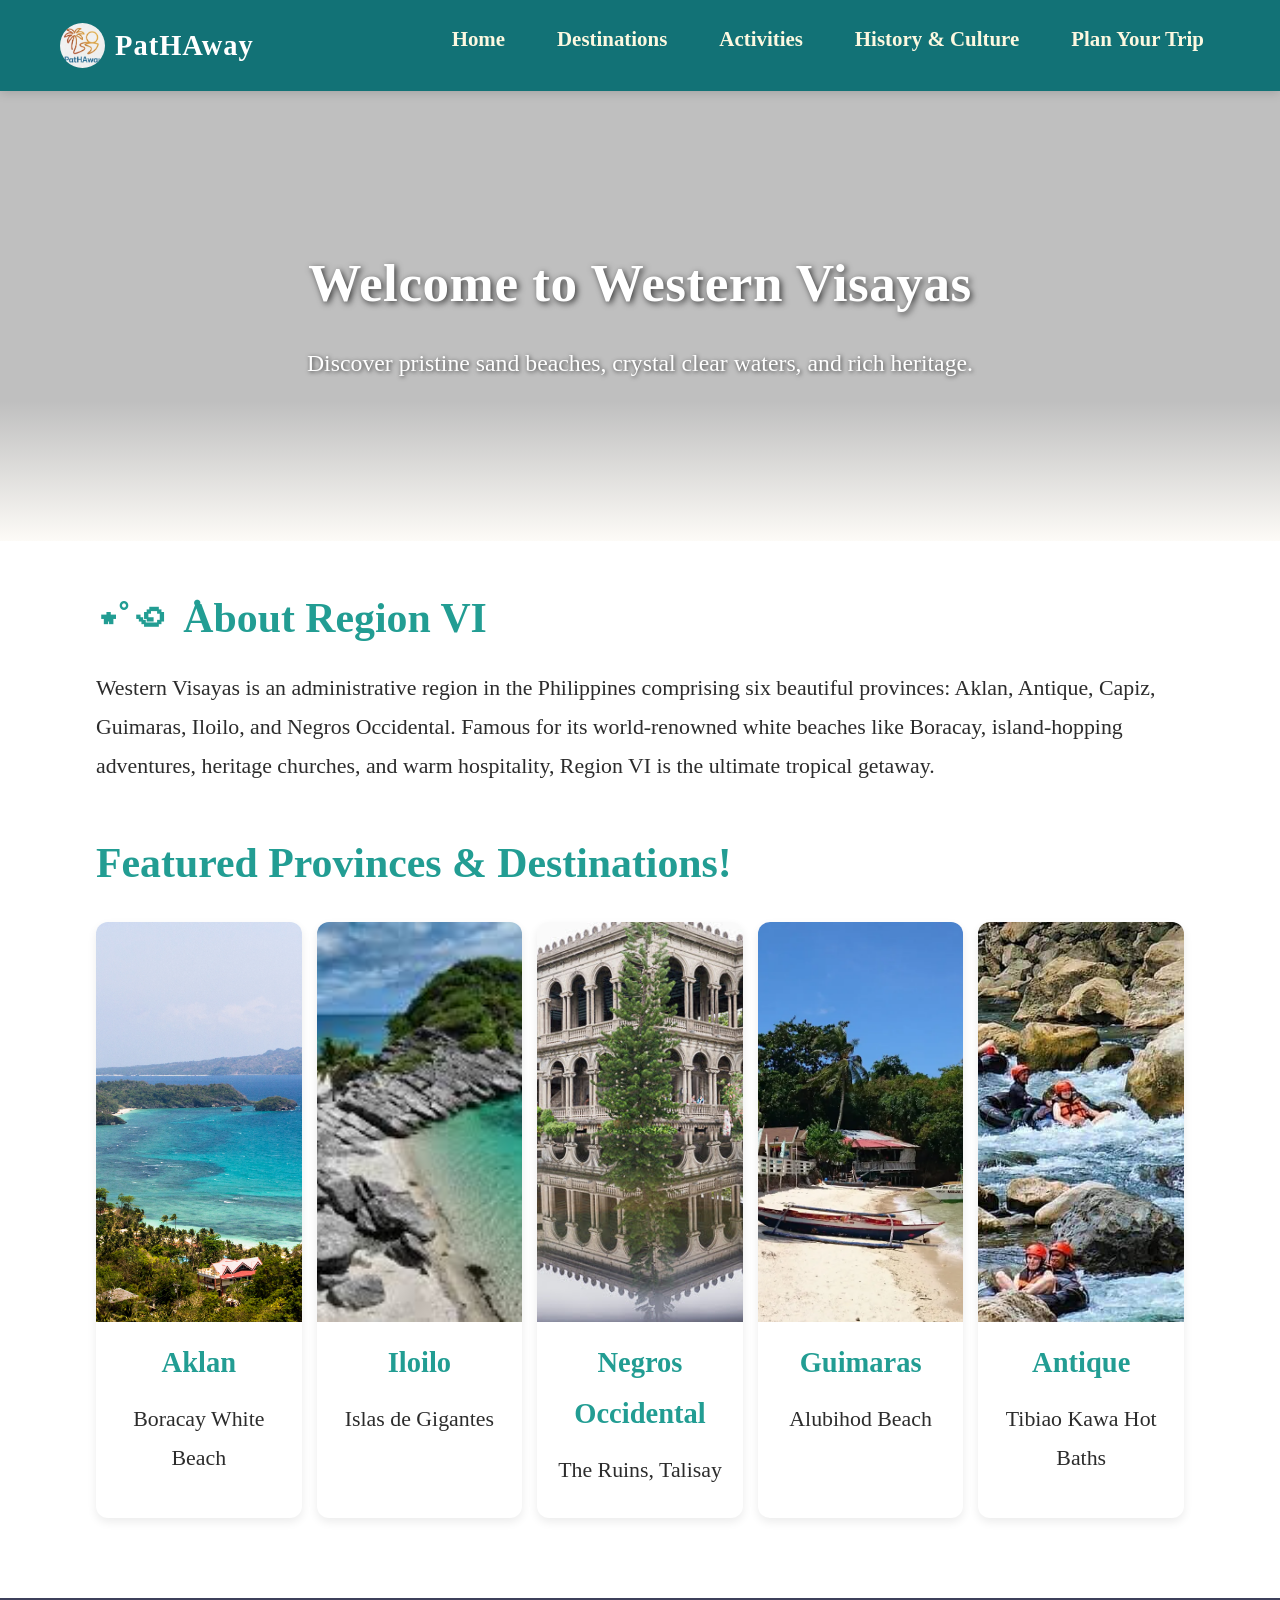
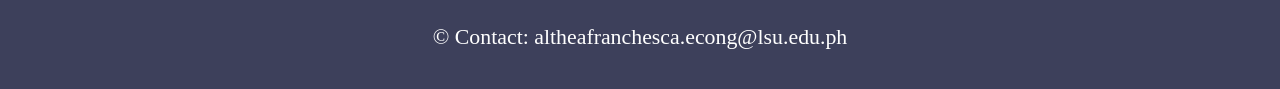
<file: ECONG_AssignedRegion_Website/index.html>
<!DOCTYPE html>
<html lang="en">
<head>
  <meta charset="UTF-8">
  <meta name="viewport" content="width=device-width, initial-scale=1.0">
  <title>Explore Western Visayas | Region VI</title>
  <link rel="stylesheet" href="style.css">
</head>
<body>

  <!-- nav -->
  <header>
  <div class="nav-container">
    <div class="logo" style="display: flex; align-items: center; gap: 10px;">
      <img src="images\logo.jpg" alt="Logo" style="height: 45px; width: 45px; object-fit: cover; border-radius: 50%;">
      PatHAway
    </div>

    <nav>
      <ul>
        <li><a href="index.html">Home</a></li>
        <li><a href="destinations.html">Destinations</a></li>
        <li><a href="activities.html">Activities</a></li>
        <li><a href="history.html">History & Culture</a></li>
        <li><a href="plan-trip.html">Plan Your Trip</a></li>
      </ul>
    </nav>
  </div>
</header>

 <!-- vid hero-->
<section style="position: relative; width: 100vw; margin-left: calc(-50vw + 50%); min-height: 450px; overflow: hidden; display: flex; align-items: center; justify-content: center; background-color: var(--sea-deep);">
  
  <video autoplay loop muted playsinline style="position: absolute; top: 0; left: 0; width: 100%; height: 100%; object-fit: cover; z-index: 1;">
    <source src="videos/ocean-waves.mp4" type="video/mp4">
  </video>

 
  <div style="position: absolute; top: 0; left: 0; width: 100%; height: 100%; background: rgba(0, 0, 0, 0.25); z-index: 2;"></div>

  <div style="position: absolute; bottom: 0; left: 0; width: 100%; height: 140px; background: linear-gradient(to bottom, rgba(253, 251, 247, 0) 0%, #fdfbf7 100%); z-index: 2; pointer-events: none;"></div>

  <!-- hero -->
  <div style="position: relative; z-index: 3; text-align: center; color: #ffffff; padding: 60px 20px;">
    <h1 style="color: #ffffff; font-size: 2.8rem; text-shadow: 2px 2px 6px rgba(0,0,0,0.7); margin-bottom: 10px;">Welcome to Western Visayas</h1>
    <p style="font-size: 1.25rem; text-shadow: 1px 1px 4px rgba(0,0,0,0.7);">Discover pristine sand beaches, crystal clear waters, and rich heritage.</p>
  </div>

</section>

  <!--content -->
  <main class="container section-padding">
    <h2> ⋆˚꩜ ݁About Region VI</h2>
    <p> Western Visayas is an administrative region in the Philippines comprising six beautiful provinces: Aklan, Antique, Capiz, Guimaras, Iloilo, and Negros Occidental. Famous for its world-renowned white beaches like Boracay, island-hopping adventures, heritage churches, and warm hospitality, Region VI is the ultimate tropical getaway.</p>
    <h2 style="margin-top: 40px;">Featured Provinces & Destinations!</h2>
    <div class="gallery-grid">
      
      <div class="spot-card">
  <img src="images/aklan.jpg" alt="Aklan">
  <div class="spot-info">
    <h3>Aklan</h3>
    <p>Boracay White Beach</p>
  </div>
</div>

<div class="spot-card">
  <img src="images/gigantes.jpg" alt="Iloilo">
  <div class="spot-info">
    <h3>Iloilo</h3>
    <p>Islas de Gigantes</p>
  </div>
</div>

<div class="spot-card">
  <img src="images/ruins.jpg" alt="Negros Occidental">
  <div class="spot-info">
    <h3>Negros Occidental</h3>
    <p>The Ruins, Talisay</p>
  </div>
</div>

<div class="spot-card">
  <img src="images/alubihod.jpg" alt="Guimaras">
  <div class="spot-info">
    <h3>Guimaras</h3>
    <p>Alubihod Beach</p>
  </div>
</div>

<div class="spot-card">
  <img src="images/tibiao.jpg" alt="Antique">
  <div class="spot-info">
    <h3>Antique</h3>
    <p>Tibiao Kawa Hot Baths</p>
  </div>
</div>

 <!-- footer -->
  </main>
  <footer>
    <p>&copy; Contact: altheafranchesca.econg@lsu.edu.ph</p>
  </footer>

</body>
</html>
</file>
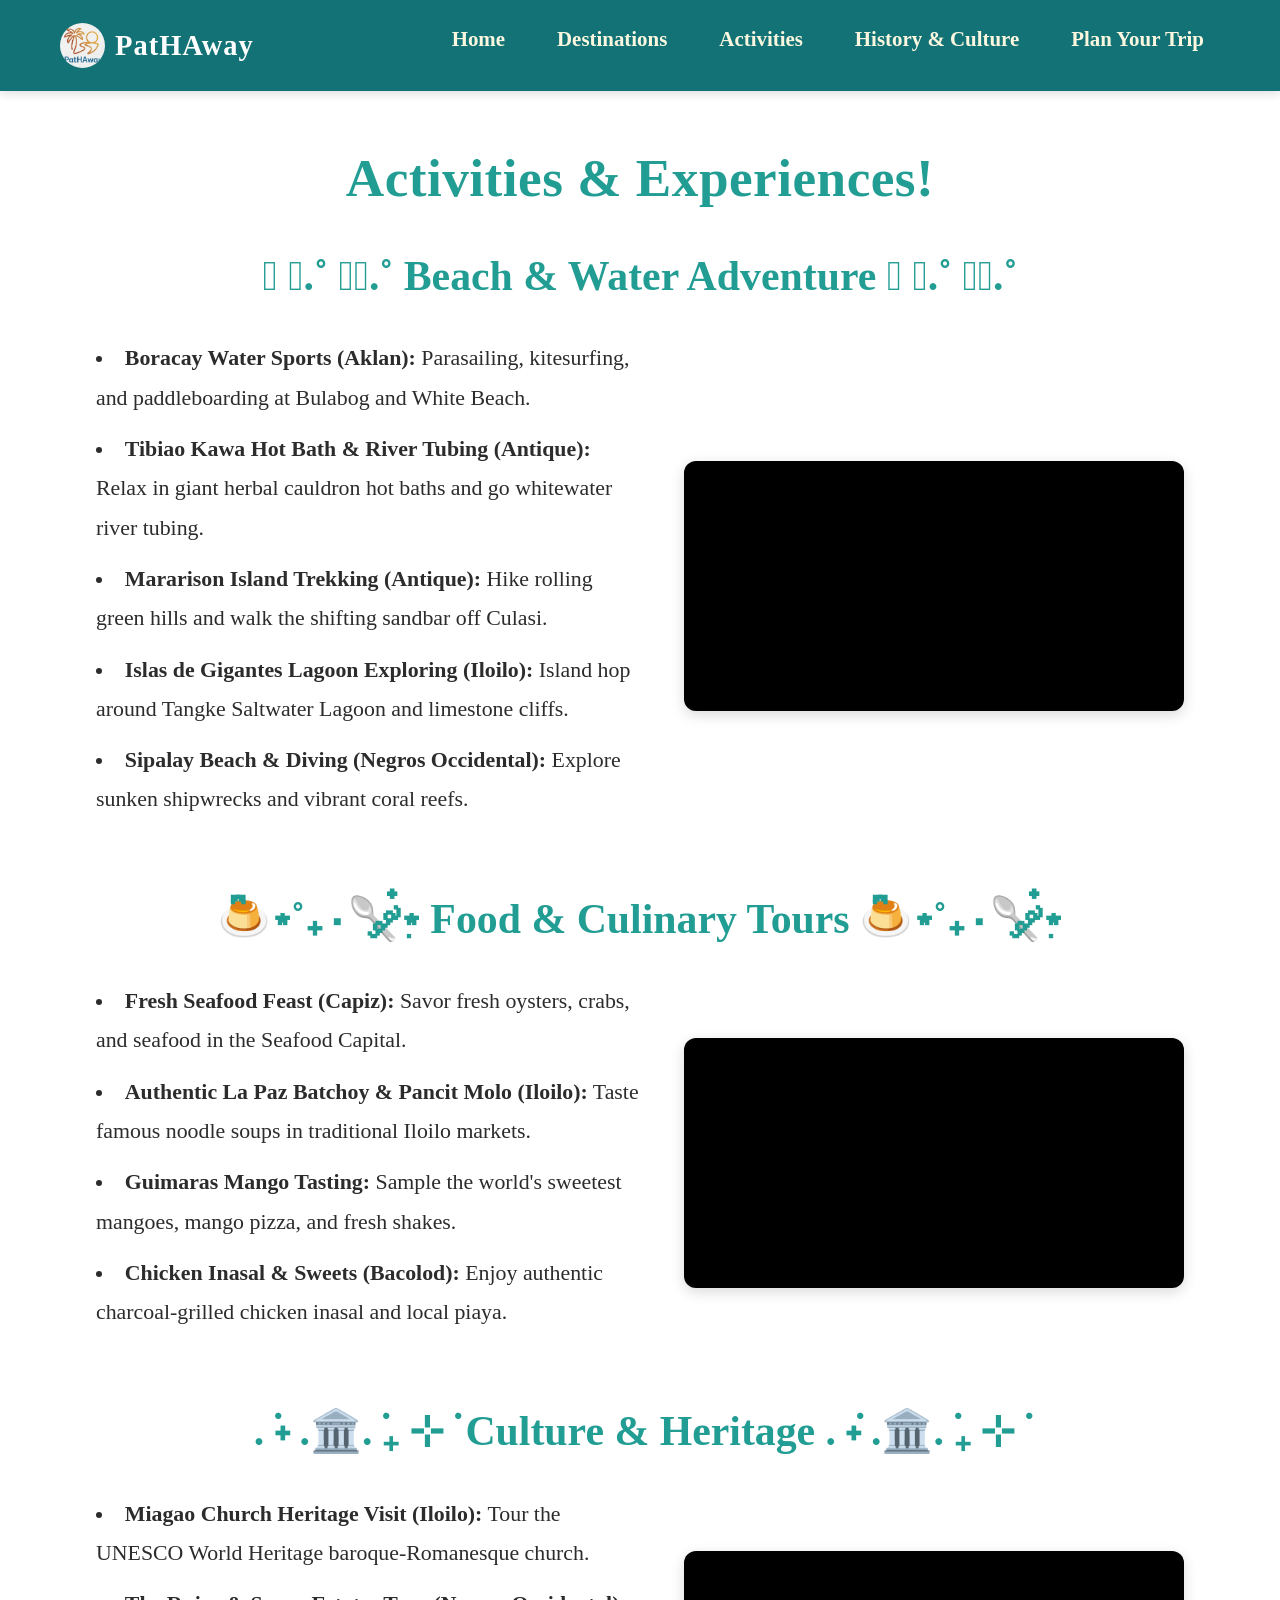
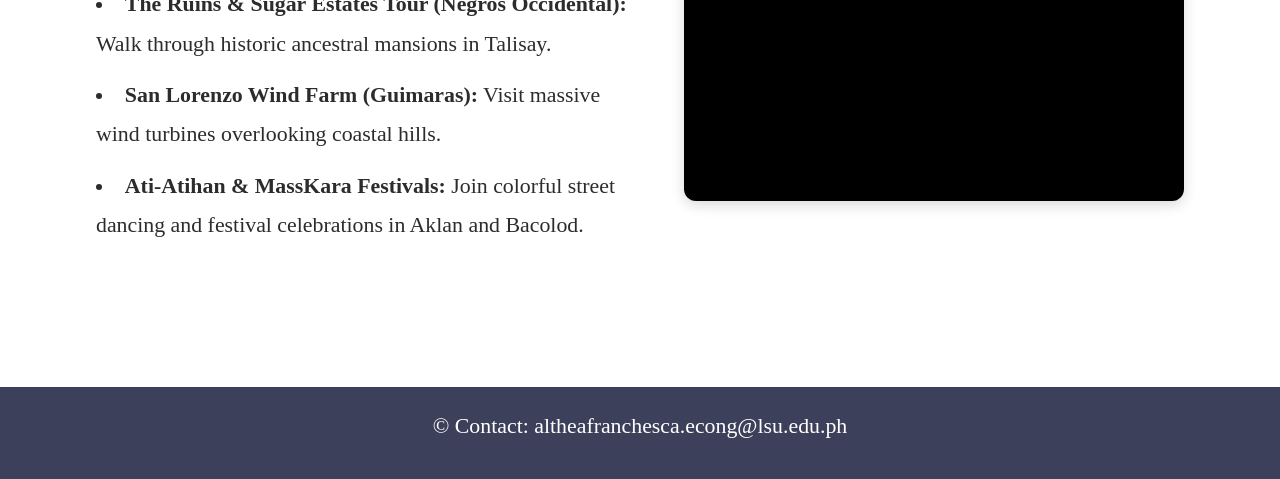
<file: ECONG_AssignedRegion_Website/activities.html>
<!DOCTYPE html>
<html lang="en">
<head>
  <meta charset="UTF-8">
  <meta name="viewport" content="width=device-width, initial-scale=1.0">
  <title>Activities & Experiences | Western Visayas</title>
  <link rel="stylesheet" href="style.css">
</head>
<body>

  <header>
  <div class="nav-container">
    <div class="logo" style="display: flex; align-items: center; gap: 10px;">
      <img src="images\logo.jpg" alt="Logo" style="height: 45px; width: 45px; object-fit: cover; border-radius: 50%;">
      PatHAway
    </div>

    <nav>
      <ul>
        <li><a href="index.html">Home</a></li>
        <li><a href="destinations.html">Destinations</a></li>
        <li><a href="activities.html">Activities</a></li>
        <li><a href="history.html">History & Culture</a></li>
        <li><a href="plan-trip.html">Plan Your Trip</a></li>
      </ul>
    </nav>
  </div>
</header>

  <!-- content -->
  <main class="container section-padding">
    <h1 style="text-align: center;">Activities & Experiences!</h1>

    <!--  beach water afventure -->
    <section style="margin-bottom: 50px;">
      <h2 style="text-align: center; margin-bottom: 25px;">𓆉 ⋆.˚ 𓆝⋆.˚ Beach & Water Adventure 𓆉 ⋆.˚ 𓆝⋆.˚</h2>
      
      <div class="section-with-video">
        <div class="section-content">
          <ul>
            <li><strong>Boracay Water Sports (Aklan):</strong> Parasailing, kitesurfing, and paddleboarding at Bulabog and White Beach.</li>
            <li><strong>Tibiao Kawa Hot Bath & River Tubing (Antique):</strong> Relax in giant herbal cauldron hot baths and go whitewater river tubing.</li>
            <li><strong>Mararison Island Trekking (Antique):</strong> Hike rolling green hills and walk the shifting sandbar off Culasi.</li>
            <li><strong>Islas de Gigantes Lagoon Exploring (Iloilo):</strong> Island hop around Tangke Saltwater Lagoon and limestone cliffs.</li>
            <li><strong>Sipalay Beach & Diving (Negros Occidental):</strong> Explore sunken shipwrecks and vibrant coral reefs.</li>
          </ul>
        </div>

        <div class="section-video-box">
          <video autoplay loop muted playsinline>
            <source src="videos\YTDown.com_YouTube_Media_B79PWlhH3Vs_LOVE-Boracay_001_2160p.mp4">
            Your browser does not support the video tag.
          </video>
        </div>
      </div>
    </section>

<!-- food -->
<section style="margin-bottom: 50px;">
  <h2 style="text-align: center; margin-bottom: 25px;">🍮ྀི⋆˚₊‧🥄๋༘࣭⋆ Food & Culinary Tours 🍮ྀི⋆˚₊‧🥄๋༘࣭⋆</h2>

  <div class="section-with-video">
    <div class="section-content">
      <ul>
        <li><strong>Fresh Seafood Feast (Capiz):</strong> Savor fresh oysters, crabs, and seafood in the Seafood Capital.</li>
        <li><strong>Authentic La Paz Batchoy & Pancit Molo (Iloilo):</strong> Taste famous noodle soups in traditional Iloilo markets.</li>
        <li><strong>Guimaras Mango Tasting:</strong> Sample the world's sweetest mangoes, mango pizza, and fresh shakes.</li>
        <li><strong>Chicken Inasal & Sweets (Bacolod):</strong> Enjoy authentic charcoal-grilled chicken inasal and local piaya.</li>
      </ul>
    </div>

    <div class="section-video-box">
      <video autoplay loop muted playsinline>
        <source src="videos\food.mp4">
        Your browser does not support the video tag.
      </video>
    </div>
  </div>
</section>

    <!-- culture n heritage -->
    <section style="margin-bottom: 50px;">
      <h2 style="text-align: center; margin-bottom: 25px;"> . ݁˖ .🏛️. ݁₊ ⊹ ݁ Culture & Heritage  . ݁˖ .🏛️. ݁₊ ⊹ ݁</h2>

      <div class="section-with-video">
        <div class="section-content">
          <ul>
            <li><strong>Miagao Church Heritage Visit (Iloilo):</strong> Tour the UNESCO World Heritage baroque-Romanesque church.</li>
            <li><strong>The Ruins & Sugar Estates Tour (Negros Occidental):</strong> Walk through historic ancestral mansions in Talisay.</li>
            <li><strong>San Lorenzo Wind Farm (Guimaras):</strong> Visit massive wind turbines overlooking coastal hills.</li>
            <li><strong>Ati-Atihan & MassKara Festivals:</strong> Join colorful street dancing and festival celebrations in Aklan and Bacolod.</li>
          </ul>
        </div>

        <div class="section-video-box">
          <video autoplay loop muted playsinline>
            <source src="videos\culture.mp4">
            Your browser does not support the video tag.
          </video>
        </div>
      </div>
    </section>
  </main>

  <!-- footer -->
  <footer>
    <p>&copy; Contact: altheafranchesca.econg@lsu.edu.ph</p>
  </footer>

</body>
</html>
</file>
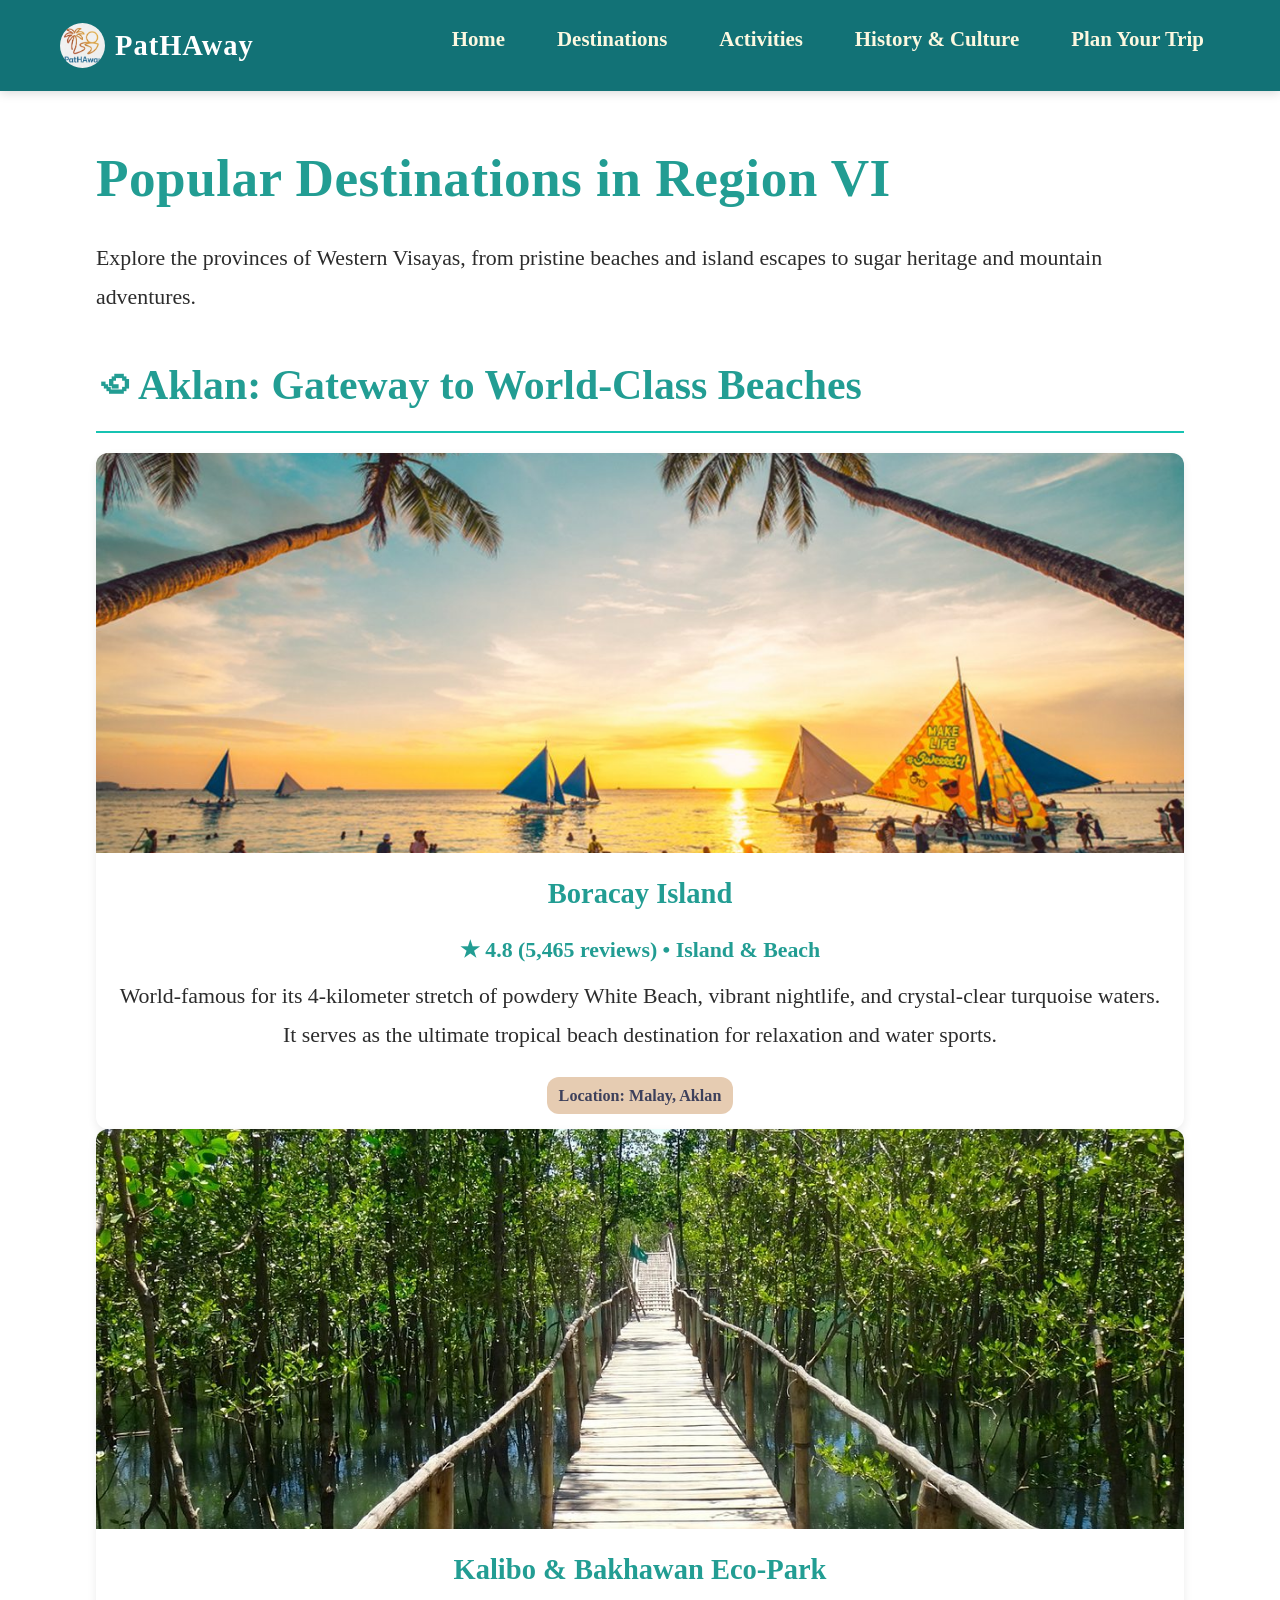
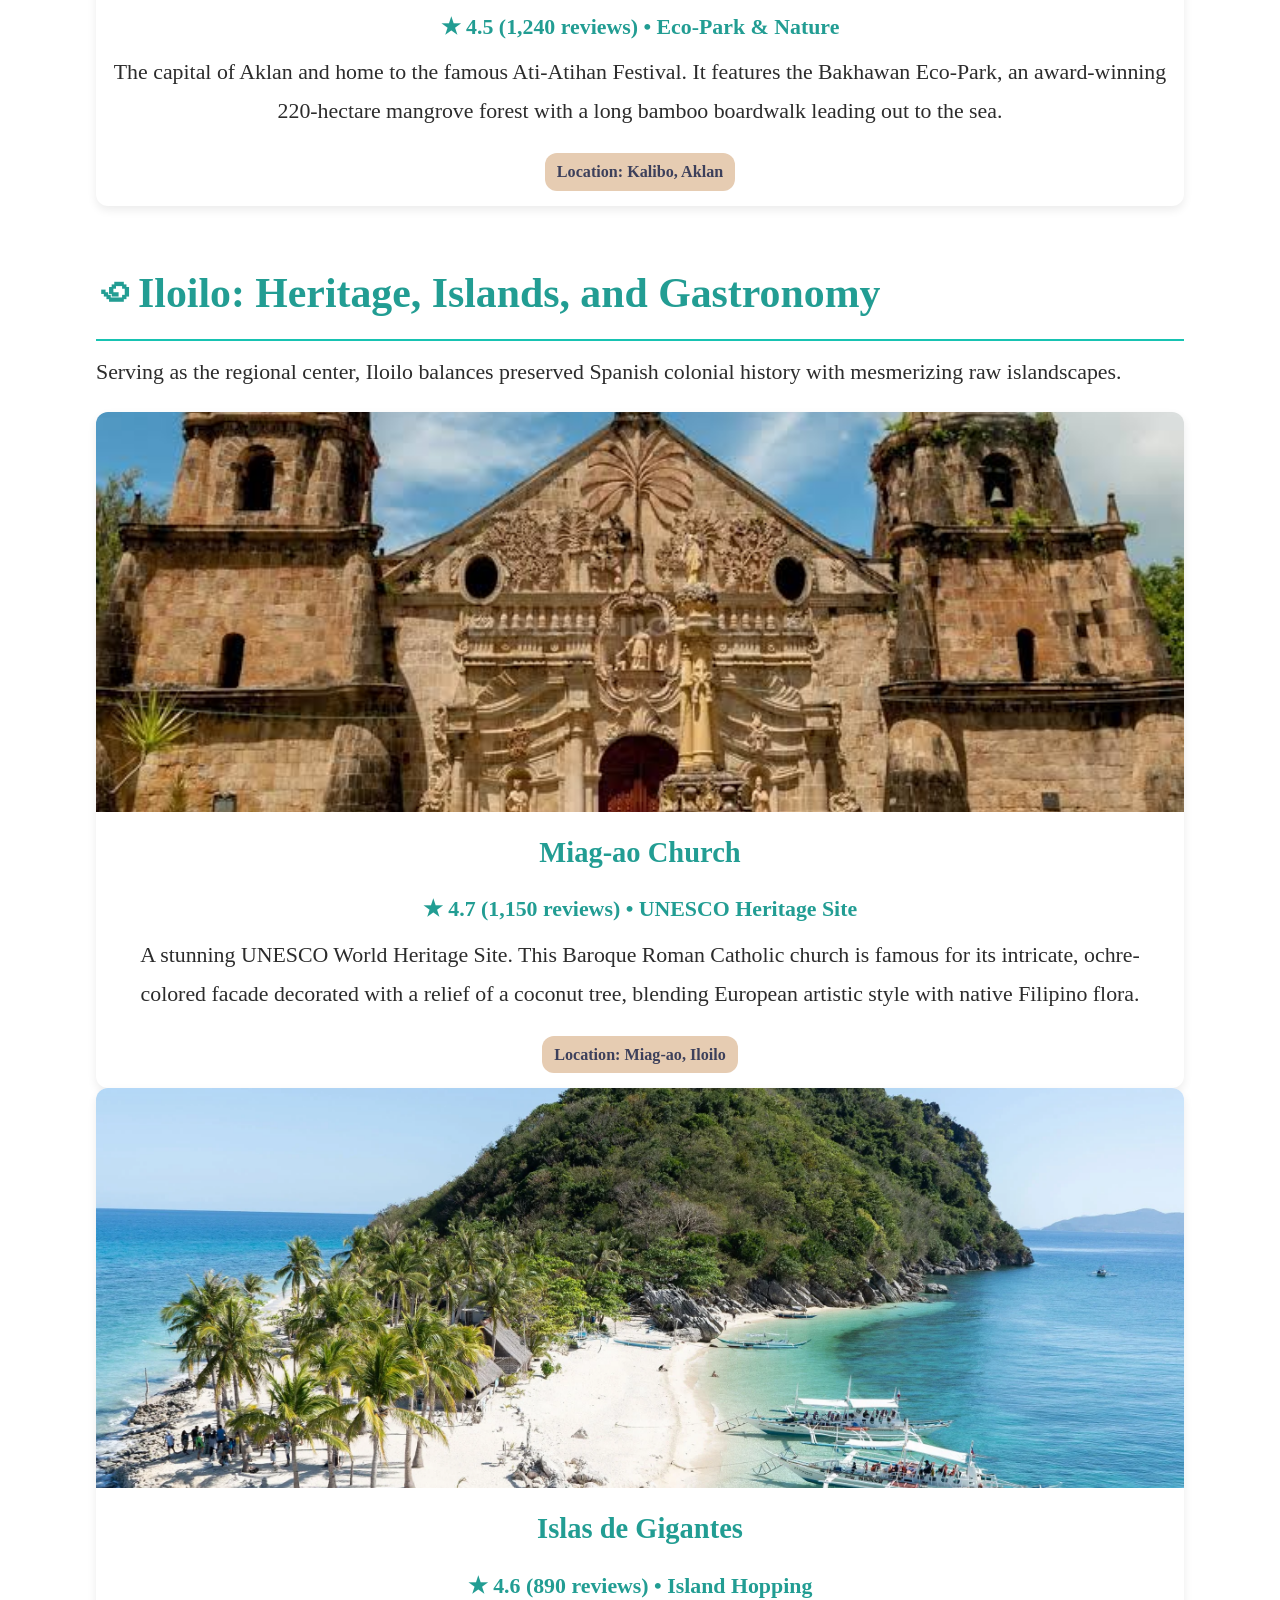
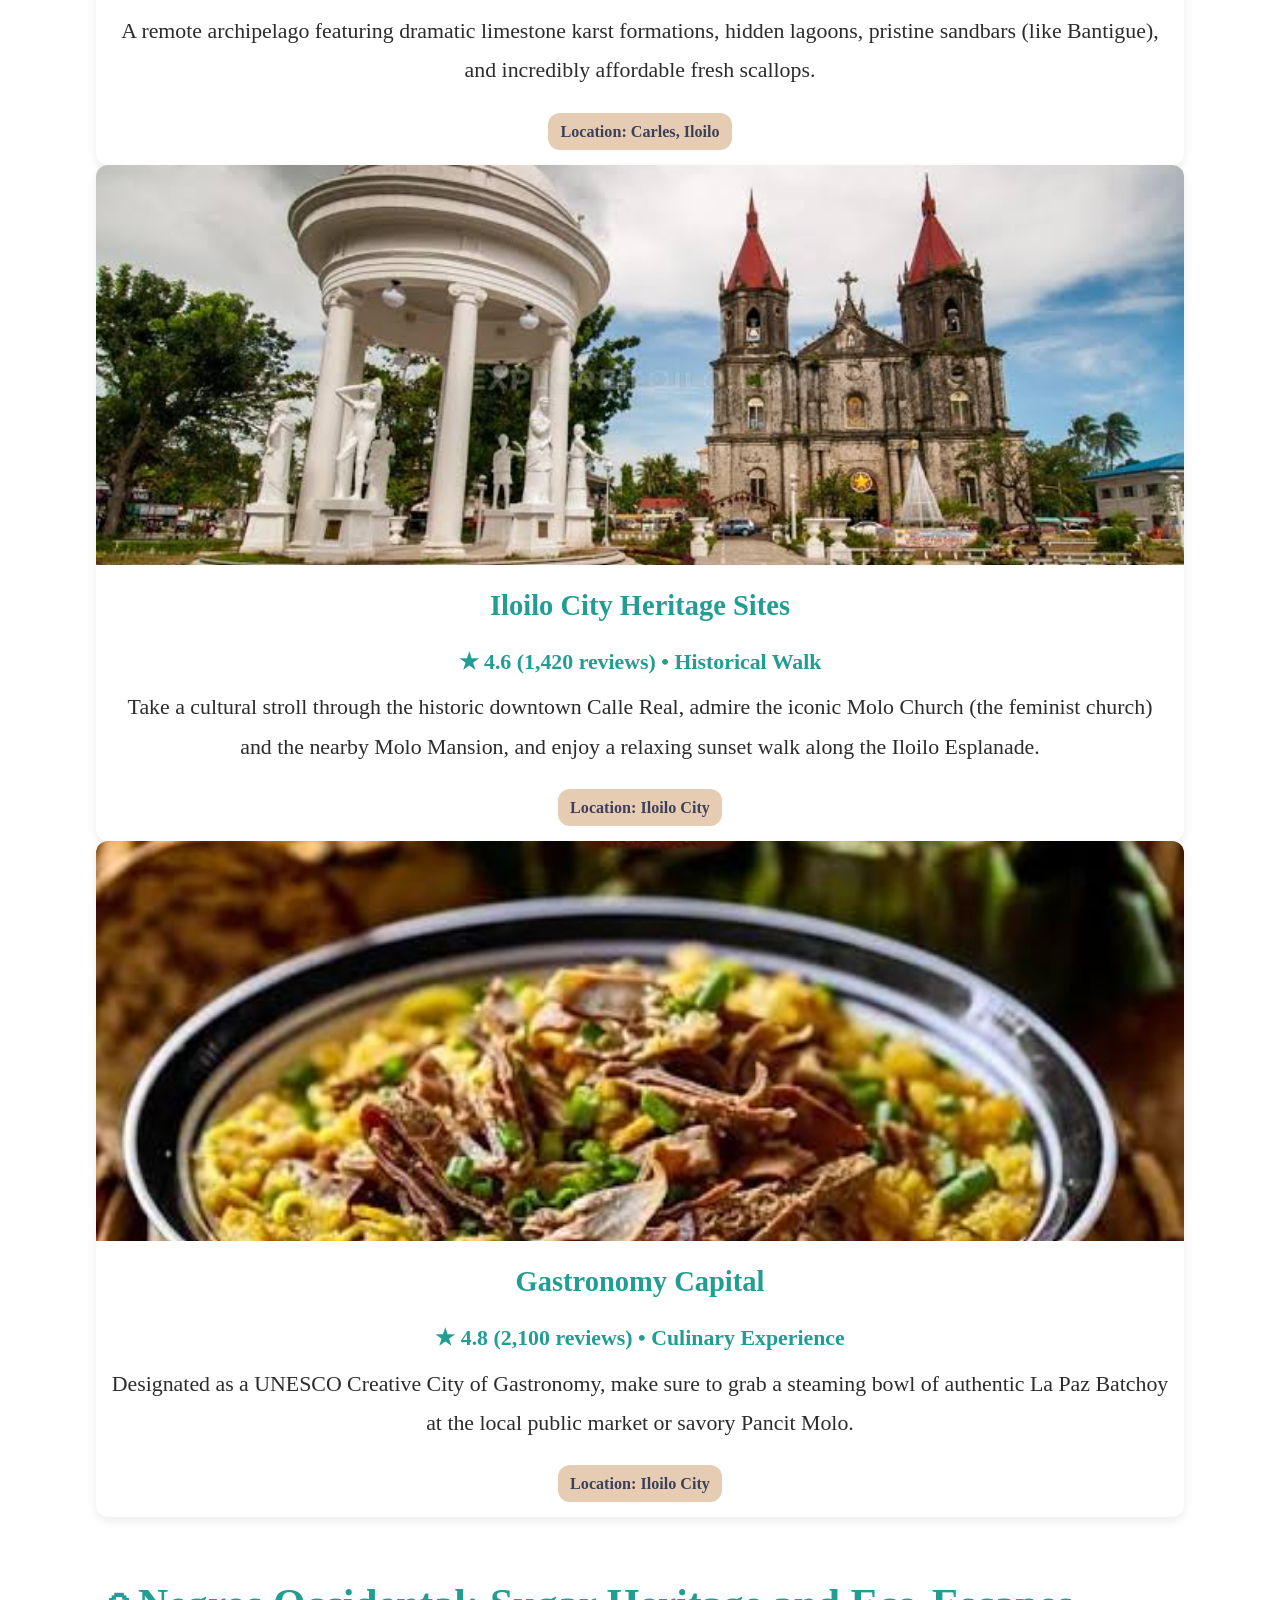
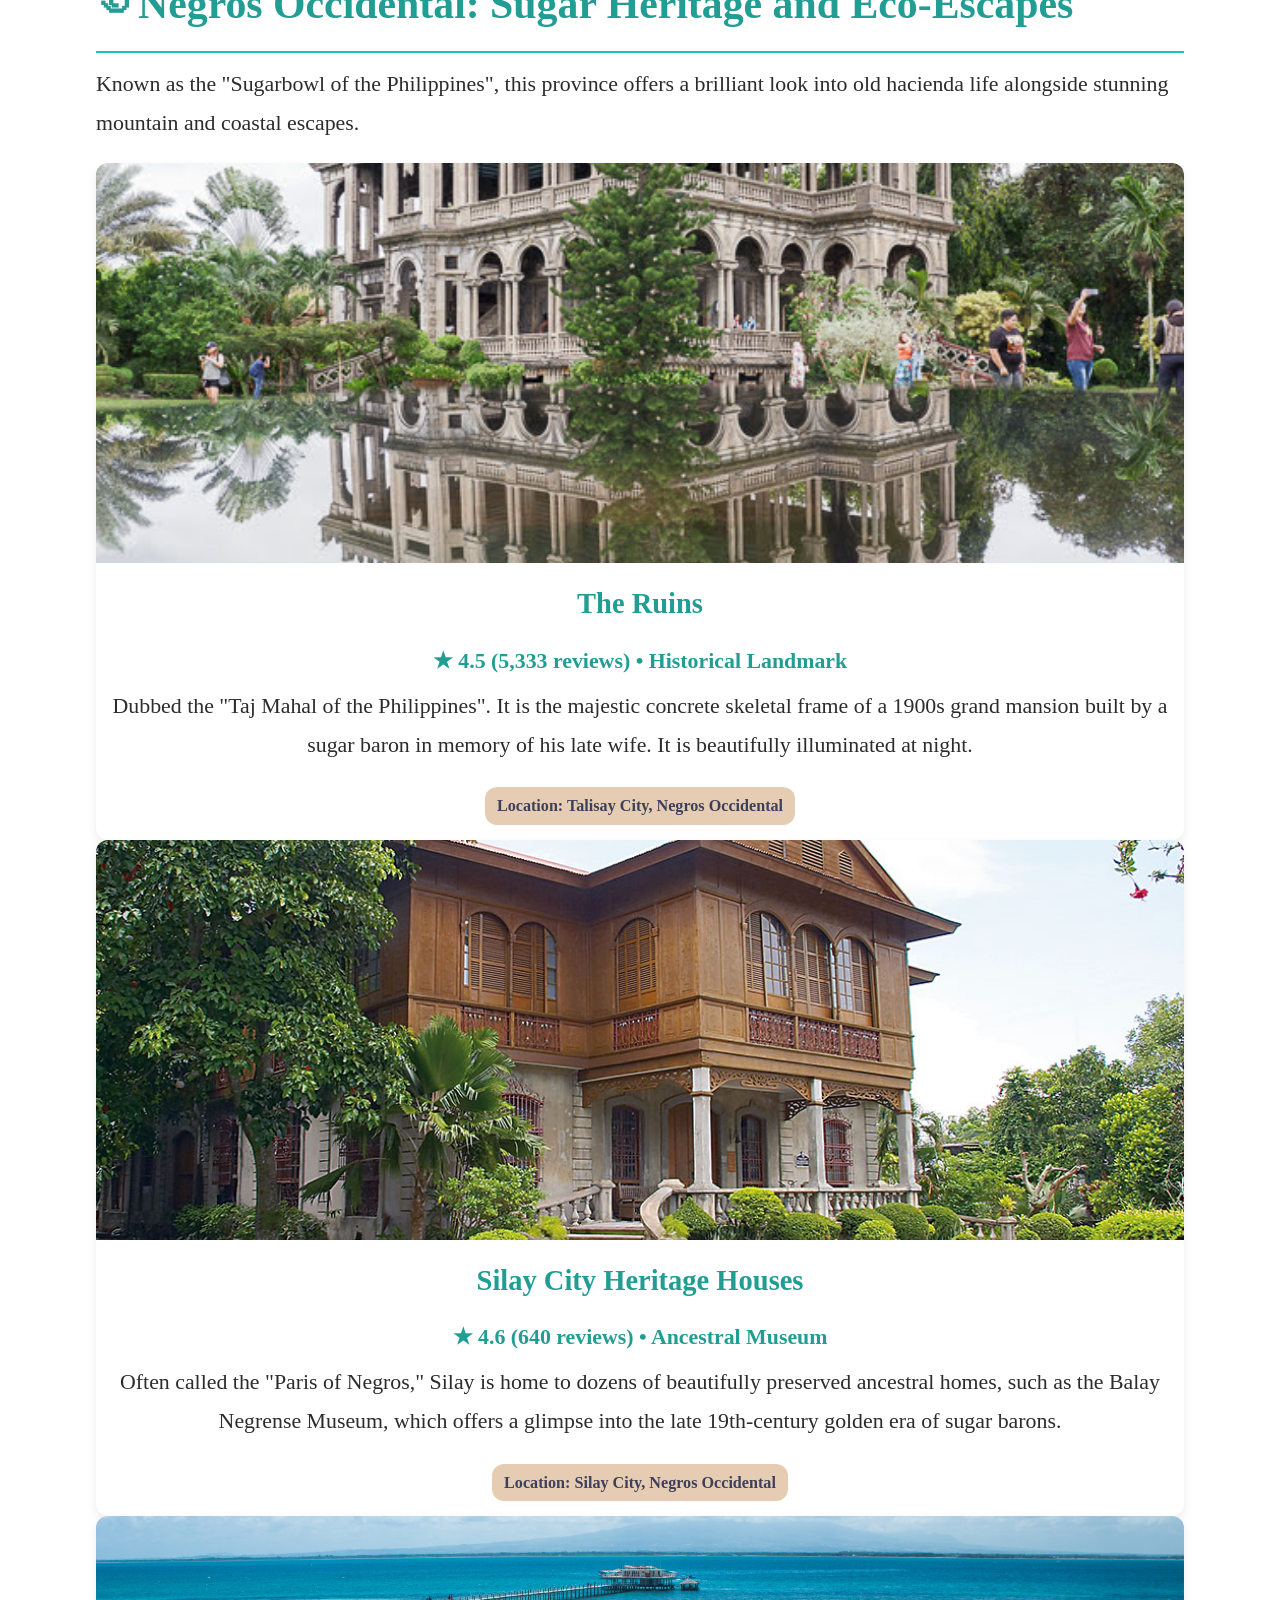
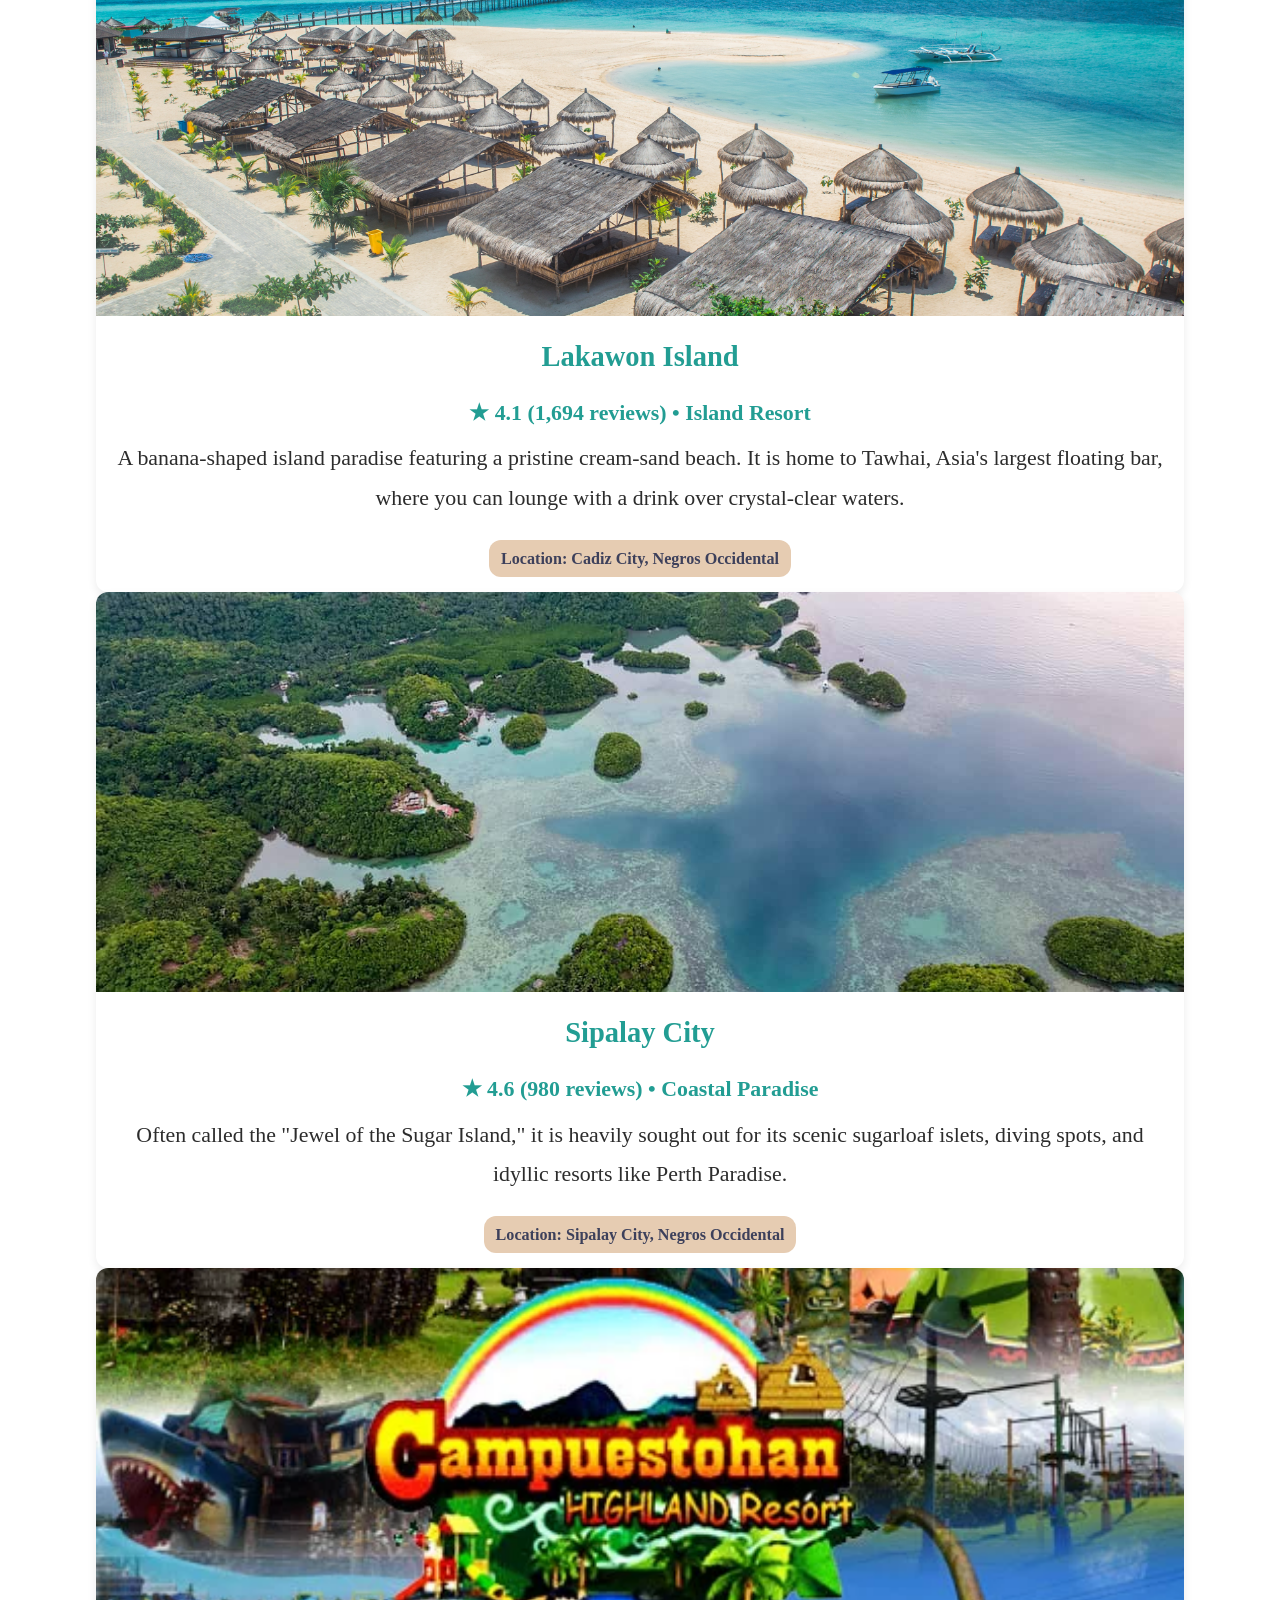
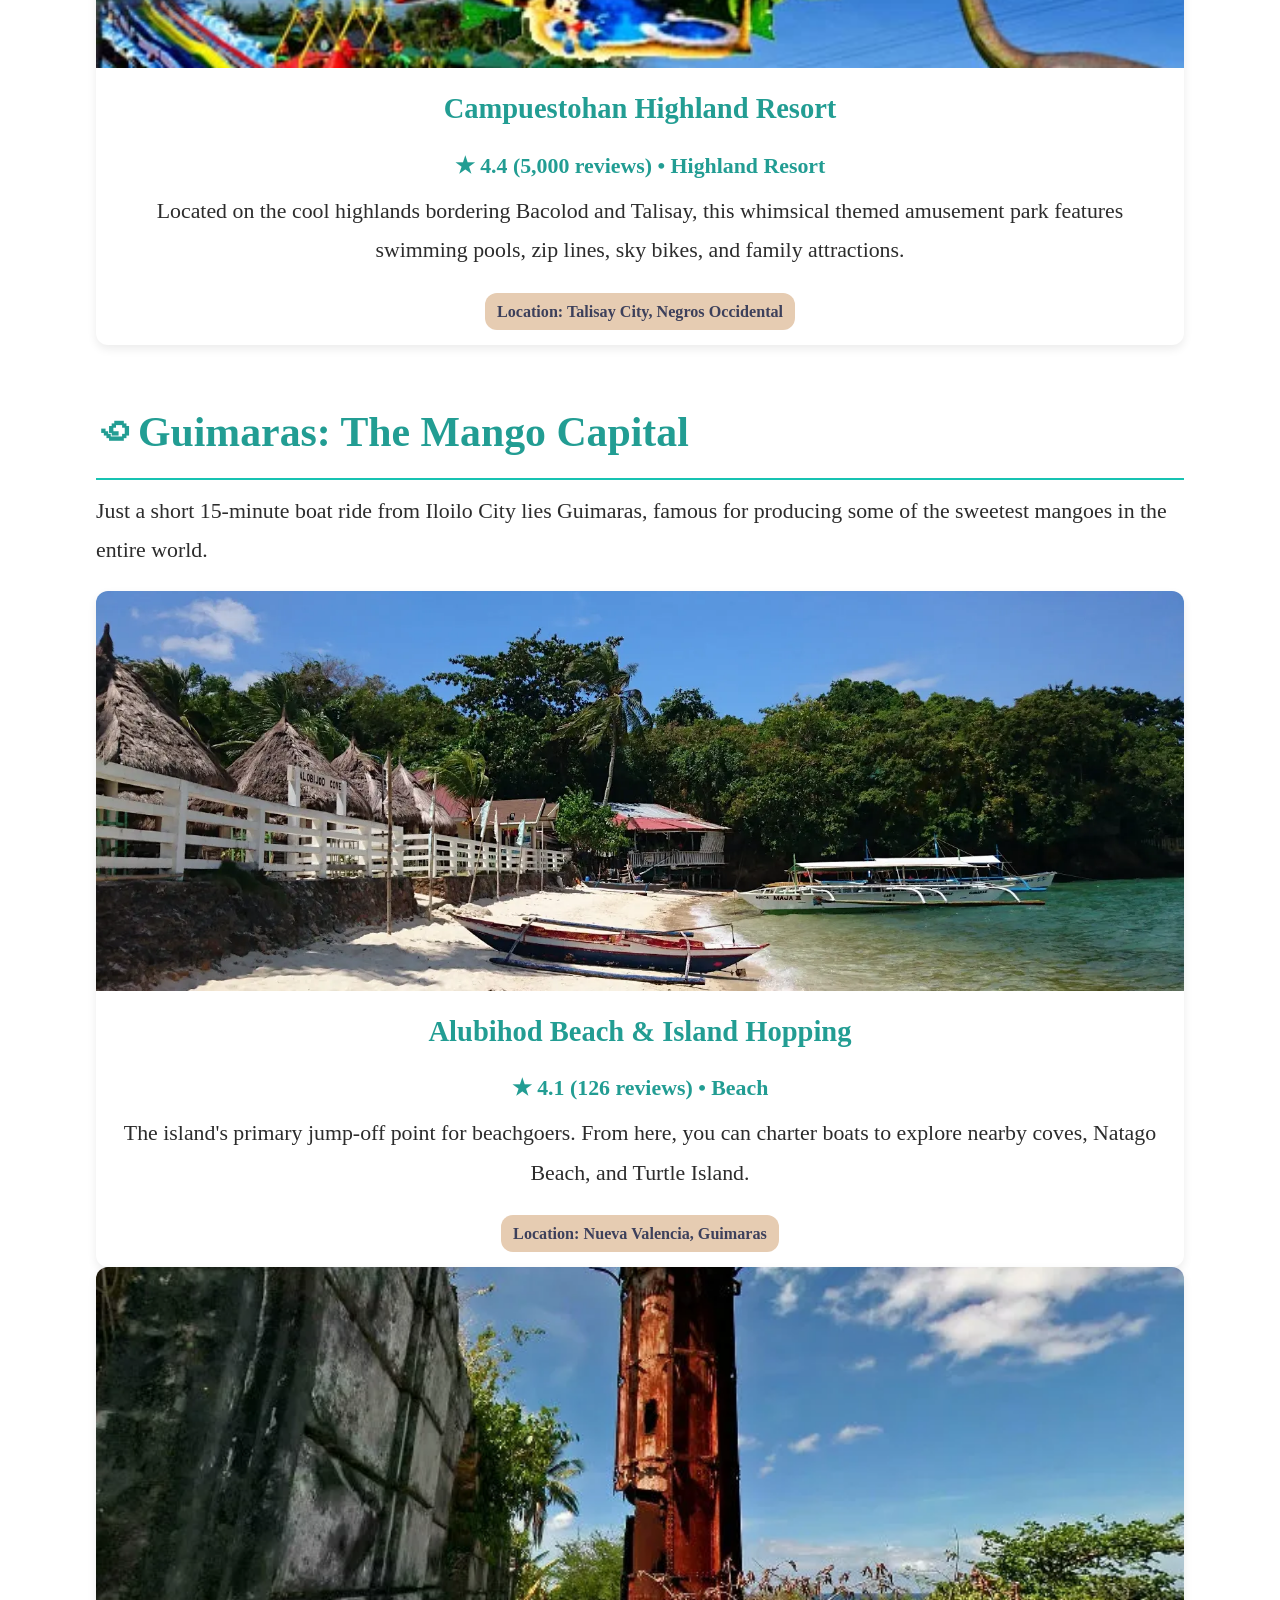
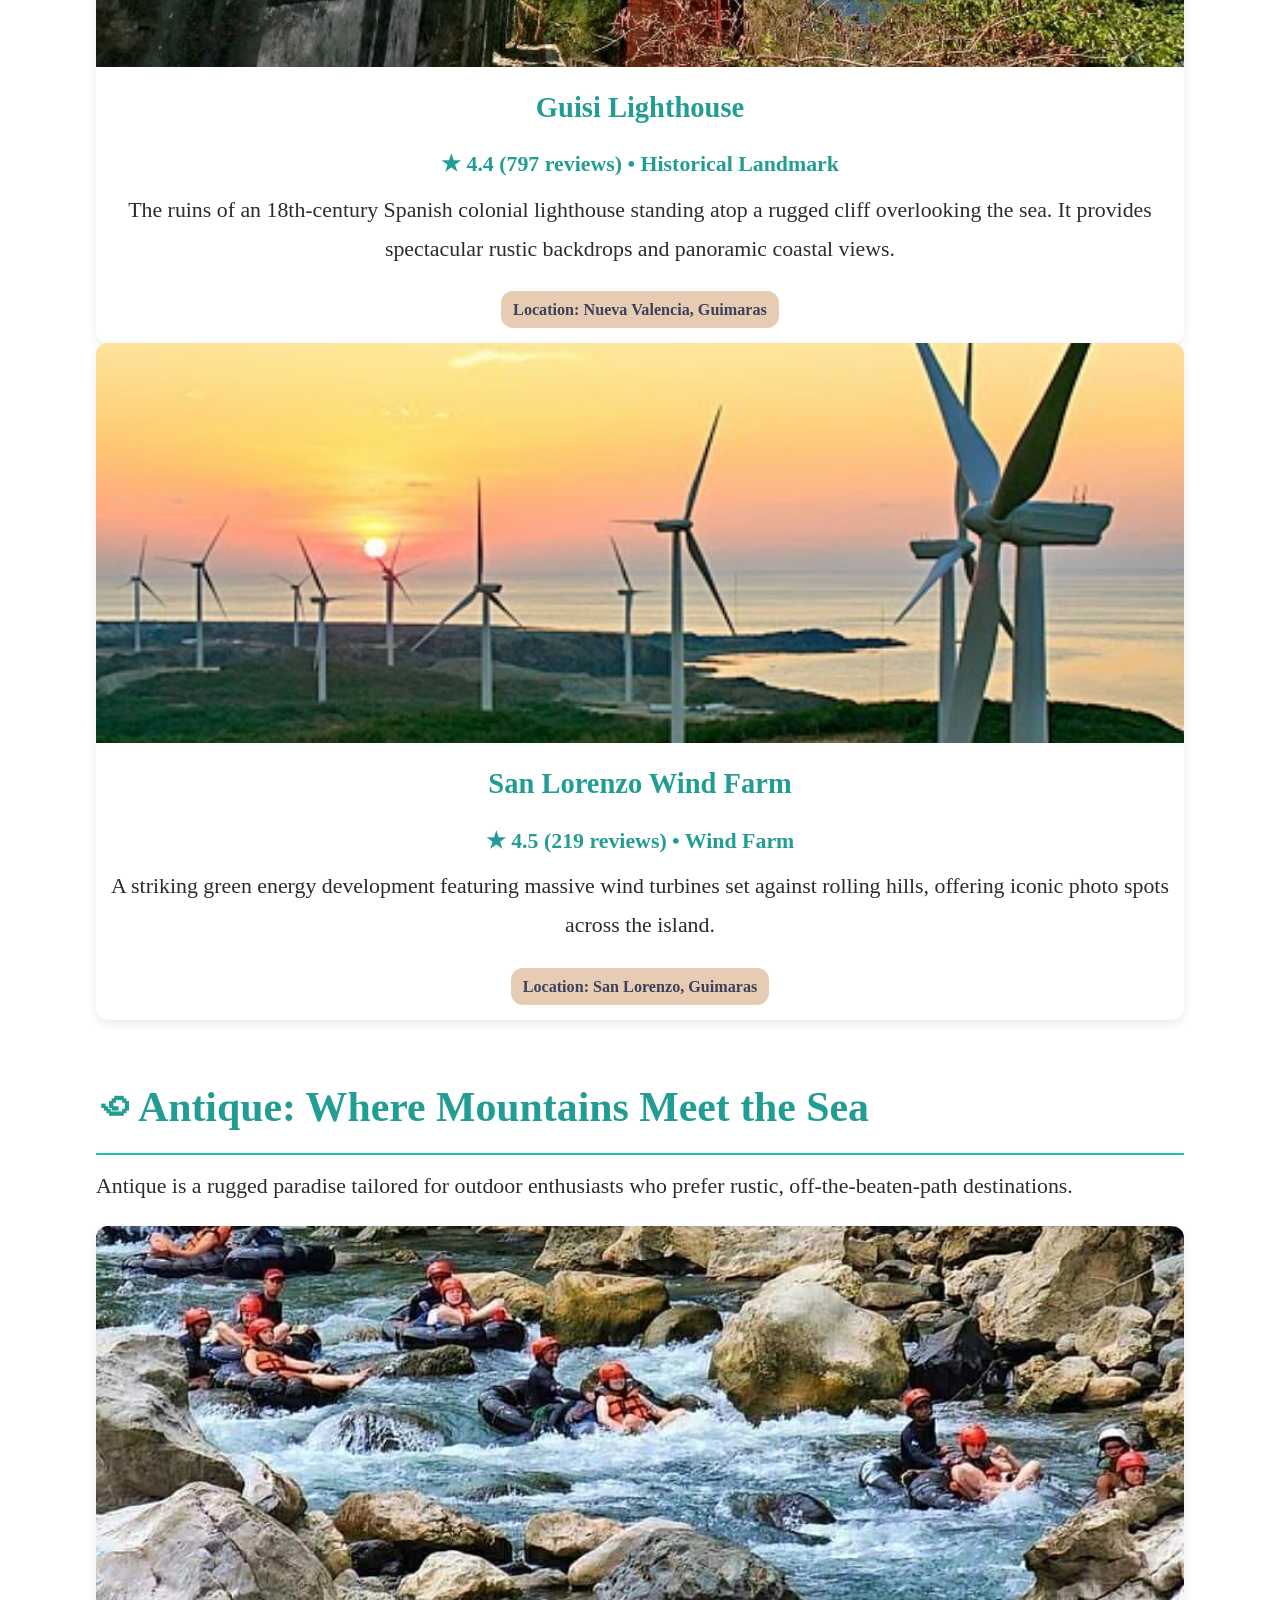
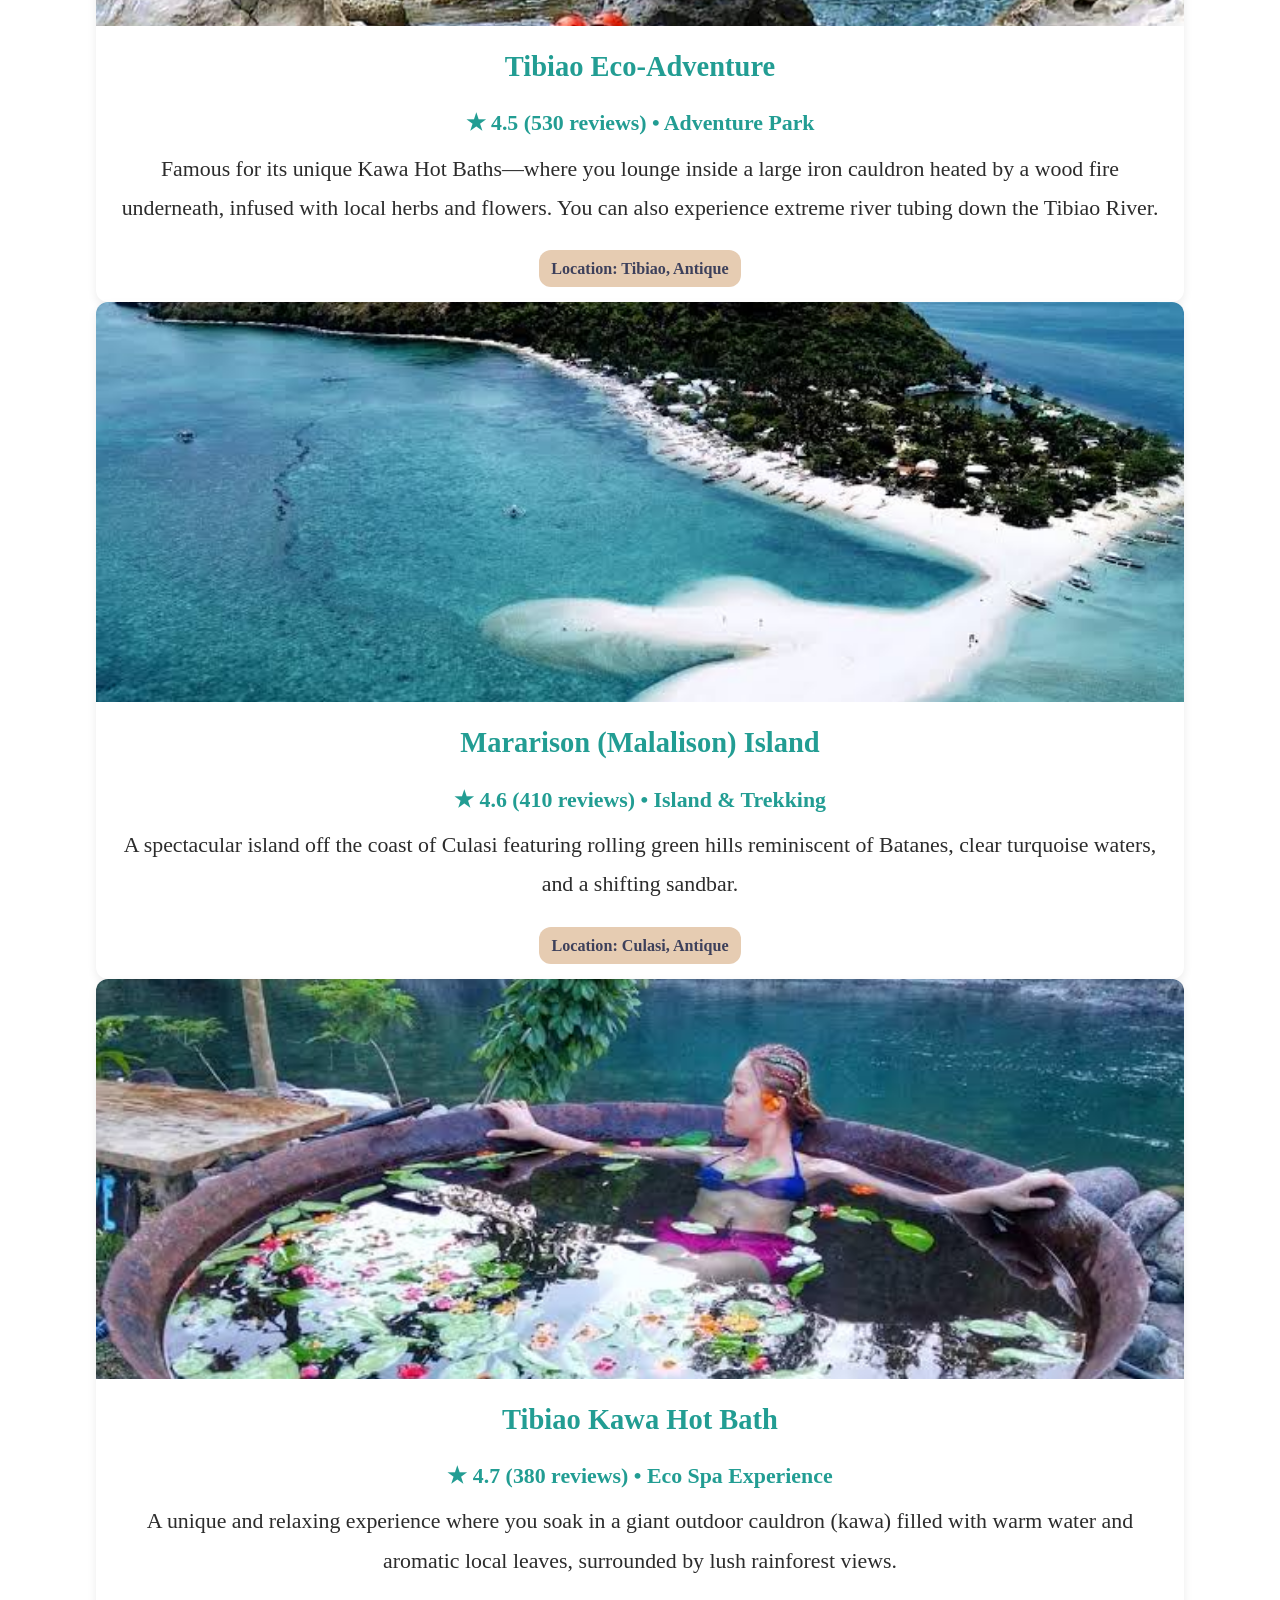
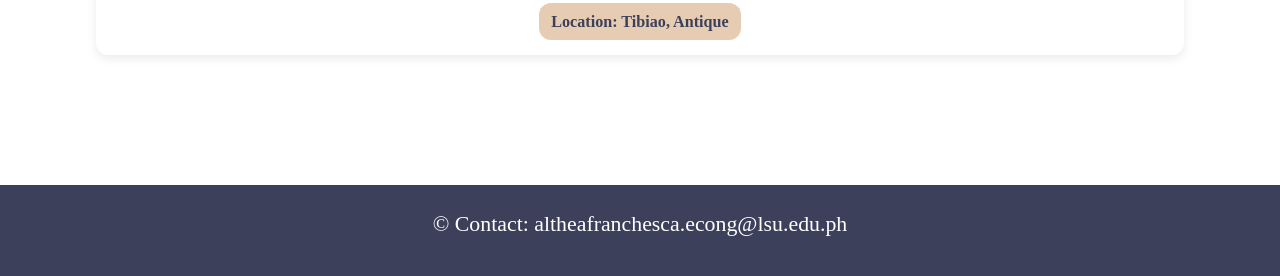
<file: ECONG_AssignedRegion_Website/destinations.html>
<!DOCTYPE html>
<html lang="en">
<head>
  <meta charset="UTF-8">
  <meta name="viewport" content="width=device-width, initial-scale=1.0">
  <title>Popular Destinations - Western Visayas</title>
  <link rel="stylesheet" href="style.css">
</head>
<body>

  <!-- nav -->
  <header>
  <div class="nav-container">
    <div class="logo" style="display: flex; align-items: center; gap: 10px;">
      <img src="images\logo.jpg" alt="Logo" style="height: 45px; width: 45px; object-fit: cover; border-radius: 50%;">
      PatHAway
    </div>

    <nav>
      <ul>
        <li><a href="index.html">Home</a></li>
        <li><a href="destinations.html">Destinations</a></li>
        <li><a href="activities.html">Activities</a></li>
        <li><a href="history.html">History & Culture</a></li>
        <li><a href="plan-trip.html">Plan Your Trip</a></li>
      </ul>
    </nav>
  </div>
</header>

  <main class="container section-padding">
    <h1>Popular Destinations in Region VI</h1>
    <p style="margin-bottom: 30px;">Explore the provinces of Western Visayas, from pristine beaches and island escapes to sugar heritage and mountain adventures.</p>

    <!--  AKLAN  -->
    <section class="province-section" style="margin-bottom: 50px;">
      <h2 style="border-bottom: 2px solid var(--water-teal); padding-bottom: 8px; margin-bottom: 20px;">꩜Aklan: Gateway to World-Class Beaches</h2>
      <div class="spot-card">
        <img src="images/boracayy.jpg" alt="Boracay Island">
        <div class="spot-info">
          <h3>Boracay Island</h3>
          <p style="font-weight: 600; color: var(--water-blue); margin-bottom: 6px;">★ 4.8 (5,465 reviews) • Island & Beach</p>
          <p>World-famous for its 4-kilometer stretch of powdery White Beach, vibrant nightlife, and crystal-clear turquoise waters. It serves as the ultimate tropical beach destination for relaxation and water sports.</p>
          <span class="location-tag">Location: Malay, Aklan</span>
        </div>
      </div>

      <div class="spot-card">
        <img src="images/bakhawan.jpg" alt="Kalibo Bakhawan Eco-Park">
        <div class="spot-info">
          <h3>Kalibo & Bakhawan Eco-Park</h3>
          <p style="font-weight: 600; color: var(--water-blue); margin-bottom: 6px;">★ 4.5 (1,240 reviews) • Eco-Park & Nature</p>
          <p>The capital of Aklan and home to the famous Ati-Atihan Festival. It features the Bakhawan Eco-Park, an award-winning 220-hectare mangrove forest with a long bamboo boardwalk leading out to the sea.</p>
          <span class="location-tag">Location: Kalibo, Aklan</span>
        </div>
      </div>
    </section>

    <!-- ILOILO  -->
    <section class="province-section" style="margin-bottom: 50px;">
      <h2 style="border-bottom: 2px solid var(--water-teal); padding-bottom: 8px;">꩜Iloilo: Heritage, Islands, and Gastronomy</h2>
      <p style="margin: 10px 0 20px;">Serving as the regional center, Iloilo balances preserved Spanish colonial history with mesmerizing raw islandscapes.</p>

      <div class="spot-card">
        <img src="images/church.jpg" alt="Miag-ao Church">
        <div class="spot-info">
          <h3>Miag-ao Church</h3>
          <p style="font-weight: 600; color: var(--water-blue); margin-bottom: 6px;">★ 4.7 (1,150 reviews) • UNESCO Heritage Site</p>
          <p>A stunning UNESCO World Heritage Site. This Baroque Roman Catholic church is famous for its intricate, ochre-colored facade decorated with a relief of a coconut tree, blending European artistic style with native Filipino flora.</p>
          <span class="location-tag">Location: Miag-ao, Iloilo</span>
        </div>
      </div>

      <div class="spot-card">
        <img src="images/islagigantes.jpg" alt="Islas de Gigantes">
        <div class="spot-info">
          <h3>Islas de Gigantes</h3>
          <p style="font-weight: 600; color: var(--water-blue); margin-bottom: 6px;">★ 4.6 (890 reviews) • Island Hopping</p>
          <p>A remote archipelago featuring dramatic limestone karst formations, hidden lagoons, pristine sandbars (like Bantigue), and incredibly affordable fresh scallops.</p>
          <span class="location-tag">Location: Carles, Iloilo</span>
        </div>
      </div>

      <div class="spot-card">
        <img src="images/molo.jpg" alt="Iloilo City Heritage Sites">
        <div class="spot-info">
          <h3>Iloilo City Heritage Sites</h3>
          <p style="font-weight: 600; color: var(--water-blue); margin-bottom: 6px;">★ 4.6 (1,420 reviews) • Historical Walk</p>
          <p>Take a cultural stroll through the historic downtown Calle Real, admire the iconic Molo Church (the feminist church) and the nearby Molo Mansion, and enjoy a relaxing sunset walk along the Iloilo Esplanade.</p>
          <span class="location-tag">Location: Iloilo City</span>
        </div>
      </div>

      <div class="spot-card">
        <img src="images/batchoy.jpg" alt="Gastronomy Capital">
        <div class="spot-info">
          <h3>Gastronomy Capital</h3>
          <p style="font-weight: 600; color: var(--water-blue); margin-bottom: 6px;">★ 4.8 (2,100 reviews) • Culinary Experience</p>
          <p>Designated as a UNESCO Creative City of Gastronomy, make sure to grab a steaming bowl of authentic La Paz Batchoy at the local public market or savory Pancit Molo.</p>
          <span class="location-tag">Location: Iloilo City</span>
        </div>
      </div>
    </section>

    <!--  NEGROS OCCIDENTAL  -->
    <section class="province-section" style="margin-bottom: 50px;">
      <h2 style="border-bottom: 2px solid var(--water-teal); padding-bottom: 8px;">꩜Negros Occidental: Sugar Heritage and Eco-Escapes</h2>
      <p style="margin: 10px 0 20px;">Known as the "Sugarbowl of the Philippines", this province offers a brilliant look into old hacienda life alongside stunning mountain and coastal escapes.</p>

      <div class="spot-card">
        <img src="images/ruins.jpg" alt="The Ruins">
        <div class="spot-info">
          <h3>The Ruins</h3>
          <p style="font-weight: 600; color: var(--water-blue); margin-bottom: 6px;">★ 4.5 (5,333 reviews) • Historical Landmark</p>
          <p>Dubbed the "Taj Mahal of the Philippines". It is the majestic concrete skeletal frame of a 1900s grand mansion built by a sugar baron in memory of his late wife. It is beautifully illuminated at night.</p>
          <span class="location-tag">Location: Talisay City, Negros Occidental</span>
        </div>
      </div>

      <div class="spot-card">
        <img src="images/balay.jpg" alt="Silay City Heritage Houses">
        <div class="spot-info">
          <h3>Silay City Heritage Houses</h3>
          <p style="font-weight: 600; color: var(--water-blue); margin-bottom: 6px;">★ 4.6 (640 reviews) • Ancestral Museum</p>
          <p>Often called the "Paris of Negros," Silay is home to dozens of beautifully preserved ancestral homes, such as the Balay Negrense Museum, which offers a glimpse into the late 19th-century golden era of sugar barons.</p>
          <span class="location-tag">Location: Silay City, Negros Occidental</span>
        </div>
      </div>

      <div class="spot-card">
        <img src="images/lakawon.jpg" alt="Lakawon Island">
        <div class="spot-info">
          <h3>Lakawon Island</h3>
          <p style="font-weight: 600; color: var(--water-blue); margin-bottom: 6px;">★ 4.1 (1,694 reviews) • Island Resort</p>
          <p>A banana-shaped island paradise featuring a pristine cream-sand beach. It is home to Tawhai, Asia's largest floating bar, where you can lounge with a drink over crystal-clear waters.</p>
          <span class="location-tag">Location: Cadiz City, Negros Occidental</span>
        </div>
      </div>

      <div class="spot-card">
        <img src="images/sipalay.jpg" alt="Sipalay City">
        <div class="spot-info">
          <h3>Sipalay City</h3>
          <p style="font-weight: 600; color: var(--water-blue); margin-bottom: 6px;">★ 4.6 (980 reviews) • Coastal Paradise</p>
          <p>Often called the "Jewel of the Sugar Island," it is heavily sought out for its scenic sugarloaf islets, diving spots, and idyllic resorts like Perth Paradise.</p>
          <span class="location-tag">Location: Sipalay City, Negros Occidental</span>
        </div>
      </div>

      <div class="spot-card">
        <img src="images/Campuestohan.jpg" alt="Campuestohan Highland Resort">
        <div class="spot-info">
          <h3>Campuestohan Highland Resort</h3>
          <p style="font-weight: 600; color: var(--water-blue); margin-bottom: 6px;">★ 4.4 (5,000 reviews) • Highland Resort</p>
          <p>Located on the cool highlands bordering Bacolod and Talisay, this whimsical themed amusement park features swimming pools, zip lines, sky bikes, and family attractions.</p>
          <span class="location-tag">Location: Talisay City, Negros Occidental</span>
        </div>
      </div>
    </section>

    <!--  GUIMARAS  -->
    <section class="province-section" style="margin-bottom: 50px;">
      <h2 style="border-bottom: 2px solid var(--water-teal); padding-bottom: 8px;">꩜Guimaras: The Mango Capital</h2>
      <p style="margin: 10px 0 20px;">Just a short 15-minute boat ride from Iloilo City lies Guimaras, famous for producing some of the sweetest mangoes in the entire world.</p>

      <div class="spot-card">
        <img src="images/alubihod.jpg" alt="Alubihod Beach">
        <div class="spot-info">
          <h3>Alubihod Beach & Island Hopping</h3>
          <p style="font-weight: 600; color: var(--water-blue); margin-bottom: 6px;">★ 4.1 (126 reviews) • Beach</p>
          <p>The island's primary jump-off point for beachgoers. From here, you can charter boats to explore nearby coves, Natago Beach, and Turtle Island.</p>
          <span class="location-tag">Location: Nueva Valencia, Guimaras</span>
        </div>
      </div>

      <div class="spot-card">
        <img src="images/lighthouse.jpg" alt="Guisi Lighthouse">
        <div class="spot-info">
          <h3>Guisi Lighthouse</h3>
          <p style="font-weight: 600; color: var(--water-blue); margin-bottom: 6px;">★ 4.4 (797 reviews) • Historical Landmark</p>
          <p>The ruins of an 18th-century Spanish colonial lighthouse standing atop a rugged cliff overlooking the sea. It provides spectacular rustic backdrops and panoramic coastal views.</p>
          <span class="location-tag">Location: Nueva Valencia, Guimaras</span>
        </div>
      </div>

      <div class="spot-card">
        <img src="images/windfarm.jpg" alt="San Lorenzo Wind Farm">
        <div class="spot-info">
          <h3>San Lorenzo Wind Farm</h3>
          <p style="font-weight: 600; color: var(--water-blue); margin-bottom: 6px;">★ 4.5 (219 reviews) • Wind Farm</p>
          <p>A striking green energy development featuring massive wind turbines set against rolling hills, offering iconic photo spots across the island.</p>
          <span class="location-tag">Location: San Lorenzo, Guimaras</span>
        </div>
      </div>
    </section>

    <!--   ANTIQUE  -->
    <section class="province-section" style="margin-bottom: 50px;">
      <h2 style="border-bottom: 2px solid var(--water-teal); padding-bottom: 8px;">꩜Antique: Where Mountains Meet the Sea</h2>
      <p style="margin: 10px 0 20px;">Antique is a rugged paradise tailored for outdoor enthusiasts who prefer rustic, off-the-beaten-path destinations.</p>

      <div class="spot-card">
        <img src="images/tibiao.jpg" alt="Tibiao Eco-Adventure">
        <div class="spot-info">
          <h3>Tibiao Eco-Adventure</h3>
          <p style="font-weight: 600; color: var(--water-blue); margin-bottom: 6px;">★ 4.5 (530 reviews) • Adventure Park</p>
          <p>Famous for its unique Kawa Hot Baths—where you lounge inside a large iron cauldron heated by a wood fire underneath, infused with local herbs and flowers. You can also experience extreme river tubing down the Tibiao River.</p>
          <span class="location-tag">Location: Tibiao, Antique</span>
        </div>
      </div>

      <div class="spot-card">
        <img src="images/mararison.jpg" alt="Mararison Island">
        <div class="spot-info">
          <h3>Mararison (Malalison) Island</h3>
          <p style="font-weight: 600; color: var(--water-blue); margin-bottom: 6px;">★ 4.6 (410 reviews) • Island & Trekking</p>
          <p>A spectacular island off the coast of Culasi featuring rolling green hills reminiscent of Batanes, clear turquoise waters, and a shifting sandbar.</p>
          <span class="location-tag">Location: Culasi, Antique</span>
        </div>
      </div>

      <div class="spot-card">
        <img src="images/kawabath.jpg" alt="Tibiao Kawa Hot Bath">
        <div class="spot-info">
          <h3>Tibiao Kawa Hot Bath</h3>
          <p style="font-weight: 600; color: var(--water-blue); margin-bottom: 6px;">★ 4.7 (380 reviews) • Eco Spa Experience</p>
          <p>A unique and relaxing experience where you soak in a giant outdoor cauldron (kawa) filled with warm water and aromatic local leaves, surrounded by lush rainforest views.</p>
          <span class="location-tag">Location: Tibiao, Antique</span>
        </div>
      </div>
    </section>

  </main>

  <!-- footer -->
  <footer>
    <p>&copy; Contact: altheafranchesca.econg@lsu.edu.ph</p>
  </footer>

</body>
</html>
</file>
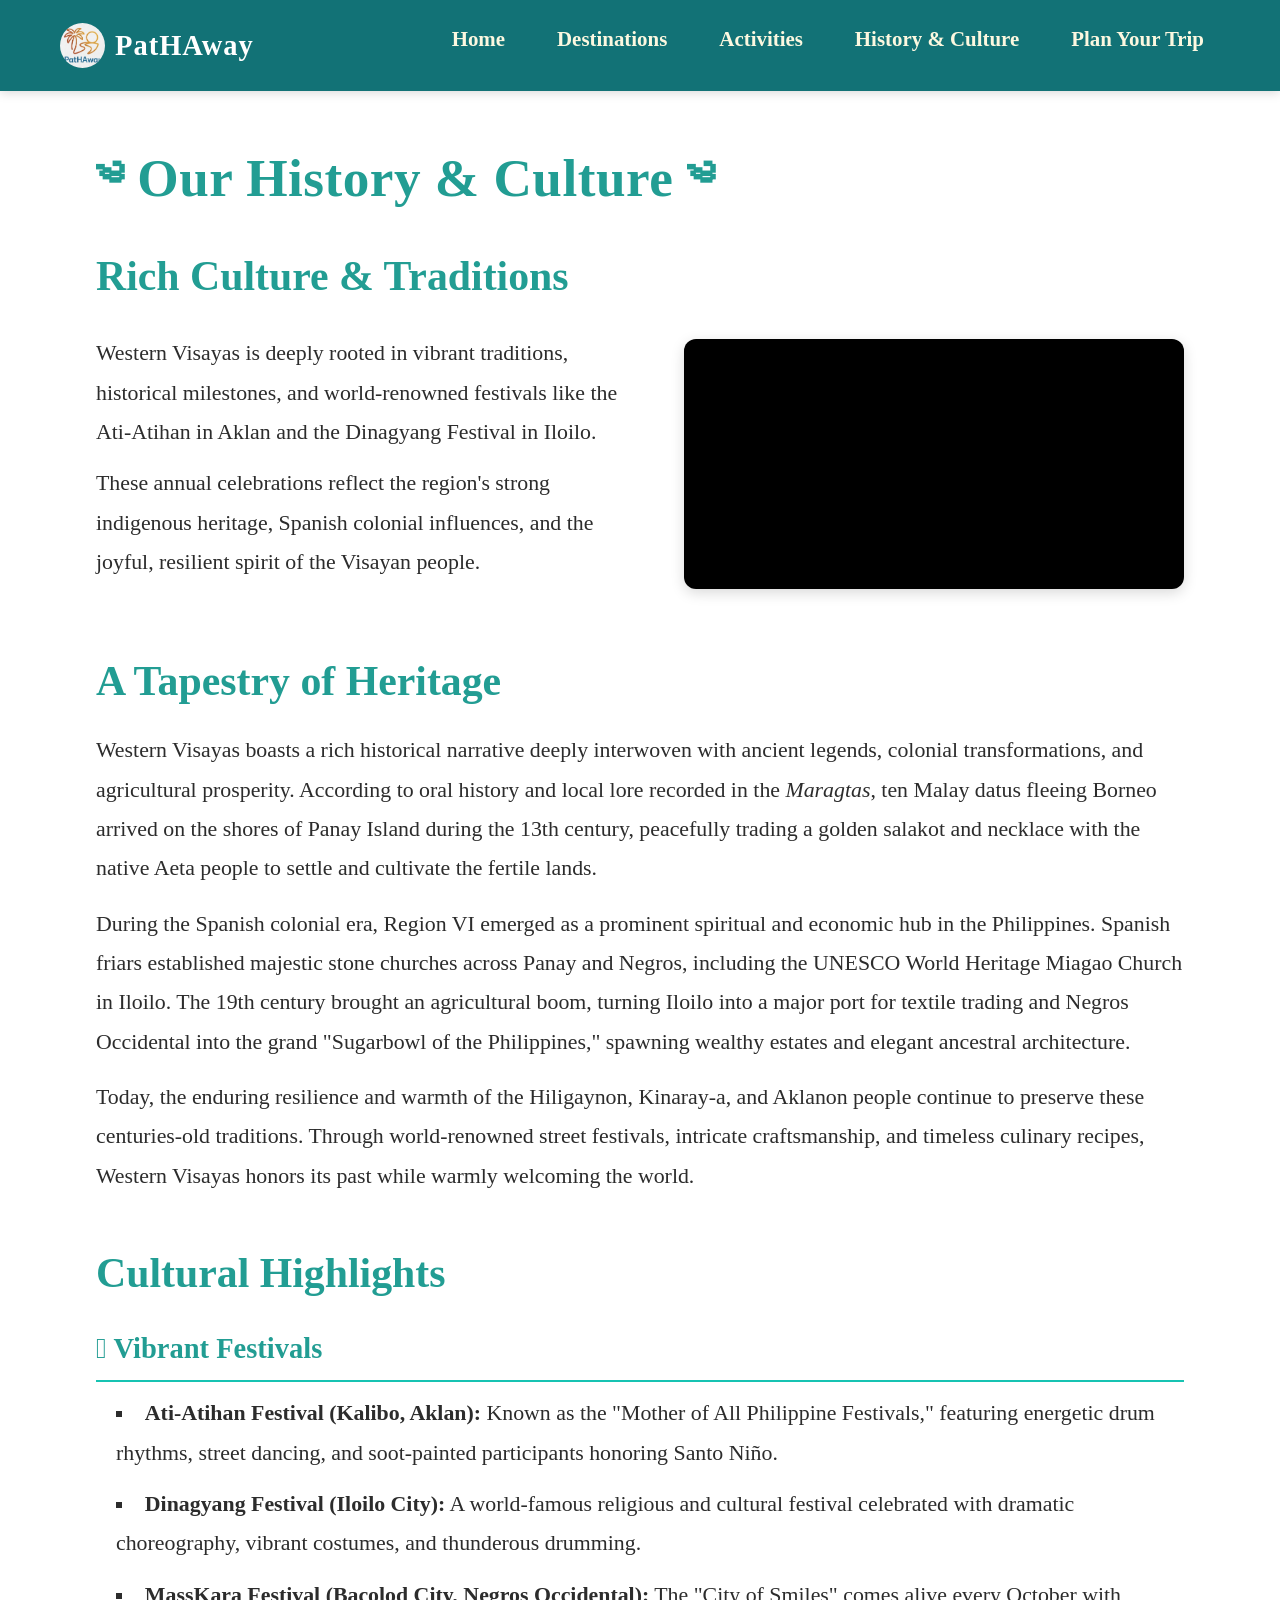
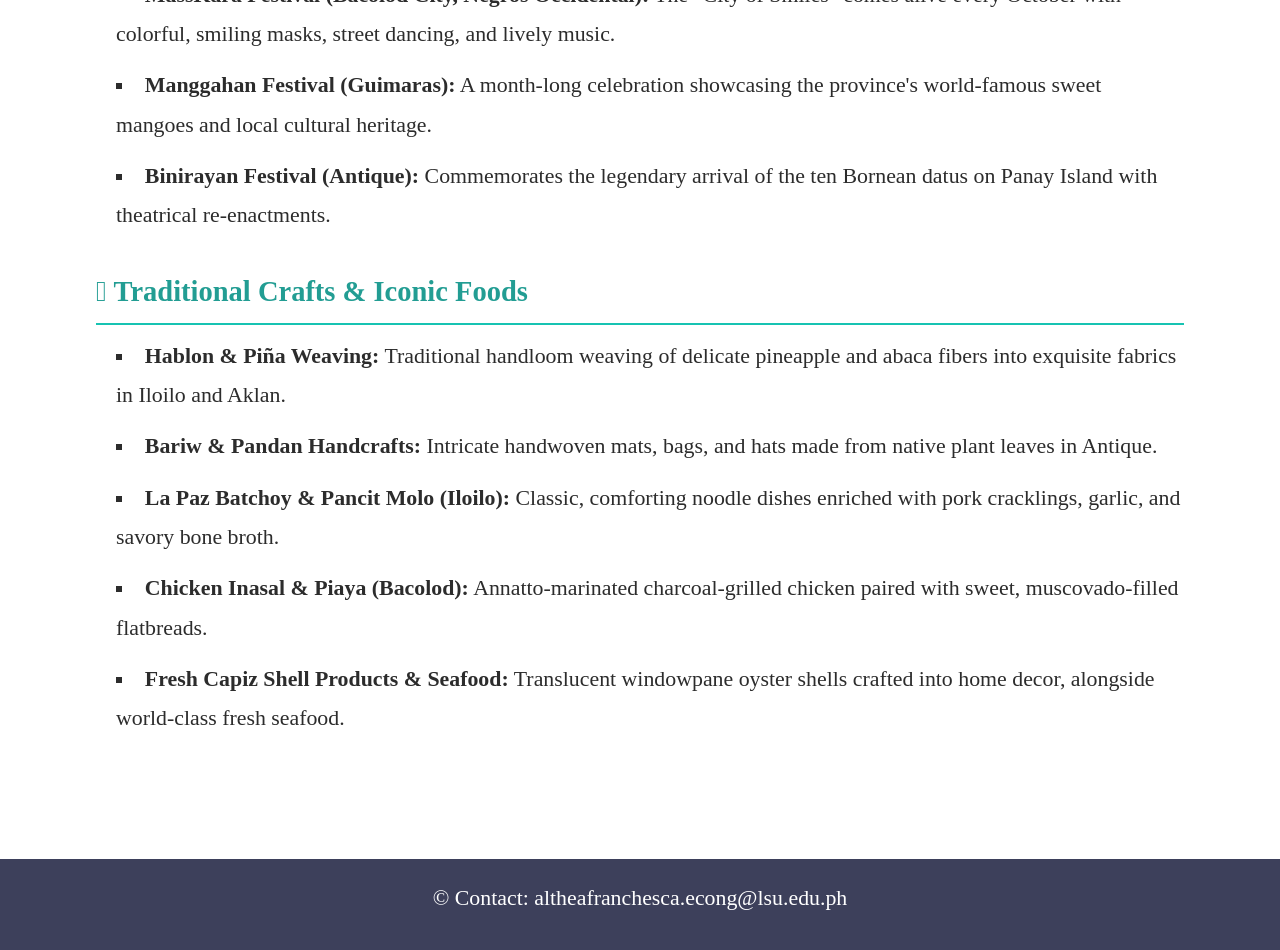
<file: ECONG_AssignedRegion_Website/history.html>
<!DOCTYPE html>
<html lang="en">
<head>
  <meta charset="UTF-8">
  <meta name="viewport" content="width=device-width, initial-scale=1.0">
  <title>Our History & Culture | Western Visayas</title>
  <link rel="stylesheet" href="style.css">
</head>
<body>

  <!-- nav -->
  <header>
  <div class="nav-container">
    <div class="logo" style="display: flex; align-items: center; gap: 10px;">
      <img src="images\logo.jpg" alt="Logo" style="height: 45px; width: 45px; object-fit: cover; border-radius: 50%;">
      PatHAway
    </div>

    <nav>
      <ul>
        <li><a href="index.html">Home</a></li>
        <li><a href="destinations.html">Destinations</a></li>
        <li><a href="activities.html">Activities</a></li>
        <li><a href="history.html">History & Culture</a></li>
        <li><a href="plan-trip.html">Plan Your Trip</a></li>
      </ul>
    </nav>
  </div>
</header>

  <!-- content -->
  <main class="container section-padding">
    <h1>༄ Our History & Culture ༄</h1>

    <section style="margin-bottom: 50px;">
  <h2>Rich Culture & Traditions</h2>
  
  <div class="culture-flex-container">
  
    <div class="culture-text">
      <p>Western Visayas is deeply rooted in vibrant traditions, historical milestones, and world-renowned festivals like the Ati-Atihan in Aklan and the Dinagyang Festival in Iloilo.</p>
      <p>These annual celebrations reflect the region's strong indigenous heritage, Spanish colonial influences, and the joyful, resilient spirit of the Visayan people.</p>
    </div>


    <div class="culture-video-box">
      <video autoplay loop muted playsinline>
        <source src="videos\history.mp4">
        Your browser does not support the video tag.
      </video>
    </div>
  </div>
</section>

    <!-- history -->
    <section style="margin-bottom: 40px;">
      <h2>A Tapestry of Heritage</h2>
      <p style="margin-bottom: 16px;">
        Western Visayas boasts a rich historical narrative deeply interwoven with ancient legends, colonial transformations, and agricultural prosperity. According to oral history and local lore recorded in the <em>Maragtas</em>, ten Malay datus fleeing Borneo arrived on the shores of Panay Island during the 13th century, peacefully trading a golden salakot and necklace with the native Aeta people to settle and cultivate the fertile lands.
      </p>
      <p style="margin-bottom: 16px;">
        During the Spanish colonial era, Region VI emerged as a prominent spiritual and economic hub in the Philippines. Spanish friars established majestic stone churches across Panay and Negros, including the UNESCO World Heritage Miagao Church in Iloilo. The 19th century brought an agricultural boom, turning Iloilo into a major port for textile trading and Negros Occidental into the grand "Sugarbowl of the Philippines," spawning wealthy estates and elegant ancestral architecture.
      </p>
      <p>
        Today, the enduring resilience and warmth of the Hiligaynon, Kinaray-a, and Aklanon people continue to preserve these centuries-old traditions. Through world-renowned street festivals, intricate craftsmanship, and timeless culinary recipes, Western Visayas honors its past while warmly welcoming the world.
      </p>
    </section>

    

    <!-- culture -->
    <section style="margin-bottom: 40px;">
      <h2>Cultural Highlights</h2>
      <!-- festivals -->
      <div style="margin-bottom: 30px;">
        <h3 style="border-bottom: 2px solid var(--water-teal); padding-bottom: 6px; margin-bottom: 12px;">
          𓇼 Vibrant Festivals
        </h3>
        <ul style="line-height: 1.8; list-style-type: square; padding-left: 20px;">
          <li><strong>Ati-Atihan Festival (Kalibo, Aklan):</strong> Known as the "Mother of All Philippine Festivals," featuring energetic drum rhythms, street dancing, and soot-painted participants honoring Santo Niño.</li>
          <li><strong>Dinagyang Festival (Iloilo City):</strong> A world-famous religious and cultural festival celebrated with dramatic choreography, vibrant costumes, and thunderous drumming.</li>
          <li><strong>MassKara Festival (Bacolod City, Negros Occidental):</strong> The "City of Smiles" comes alive every October with colorful, smiling masks, street dancing, and lively music.</li>
          <li><strong>Manggahan Festival (Guimaras):</strong> A month-long celebration showcasing the province's world-famous sweet mangoes and local cultural heritage.</li>
          <li><strong>Binirayan Festival (Antique):</strong> Commemorates the legendary arrival of the ten Bornean datus on Panay Island with theatrical re-enactments.</li>
        </ul>
      </div>

      <!-- traditions -->
      <div>
        <h3 style="border-bottom: 2px solid var(--water-teal); padding-bottom: 6px; margin-bottom: 12px;">
          𓇼 Traditional Crafts & Iconic Foods
        </h3>
        <ul style="line-height: 1.8; list-style-type: square; padding-left: 20px;">
          <li><strong>Hablon & Piña Weaving:</strong> Traditional handloom weaving of delicate pineapple and abaca fibers into exquisite fabrics in Iloilo and Aklan.</li>
          <li><strong>Bariw & Pandan Handcrafts:</strong> Intricate handwoven mats, bags, and hats made from native plant leaves in Antique.</li>
          <li><strong>La Paz Batchoy & Pancit Molo (Iloilo):</strong> Classic, comforting noodle dishes enriched with pork cracklings, garlic, and savory bone broth.</li>
          <li><strong>Chicken Inasal & Piaya (Bacolod):</strong> Annatto-marinated charcoal-grilled chicken paired with sweet, muscovado-filled flatbreads.</li>
          <li><strong>Fresh Capiz Shell Products & Seafood:</strong> Translucent windowpane oyster shells crafted into home decor, alongside world-class fresh seafood.</li>
        </ul>
      </div>
    </section>

  </main>

  <!-- footer -->
  <footer>
    <p>&copy; Contact: altheafranchesca.econg@lsu.edu.ph</p>
  </footer>

</body>
</html>
</file>
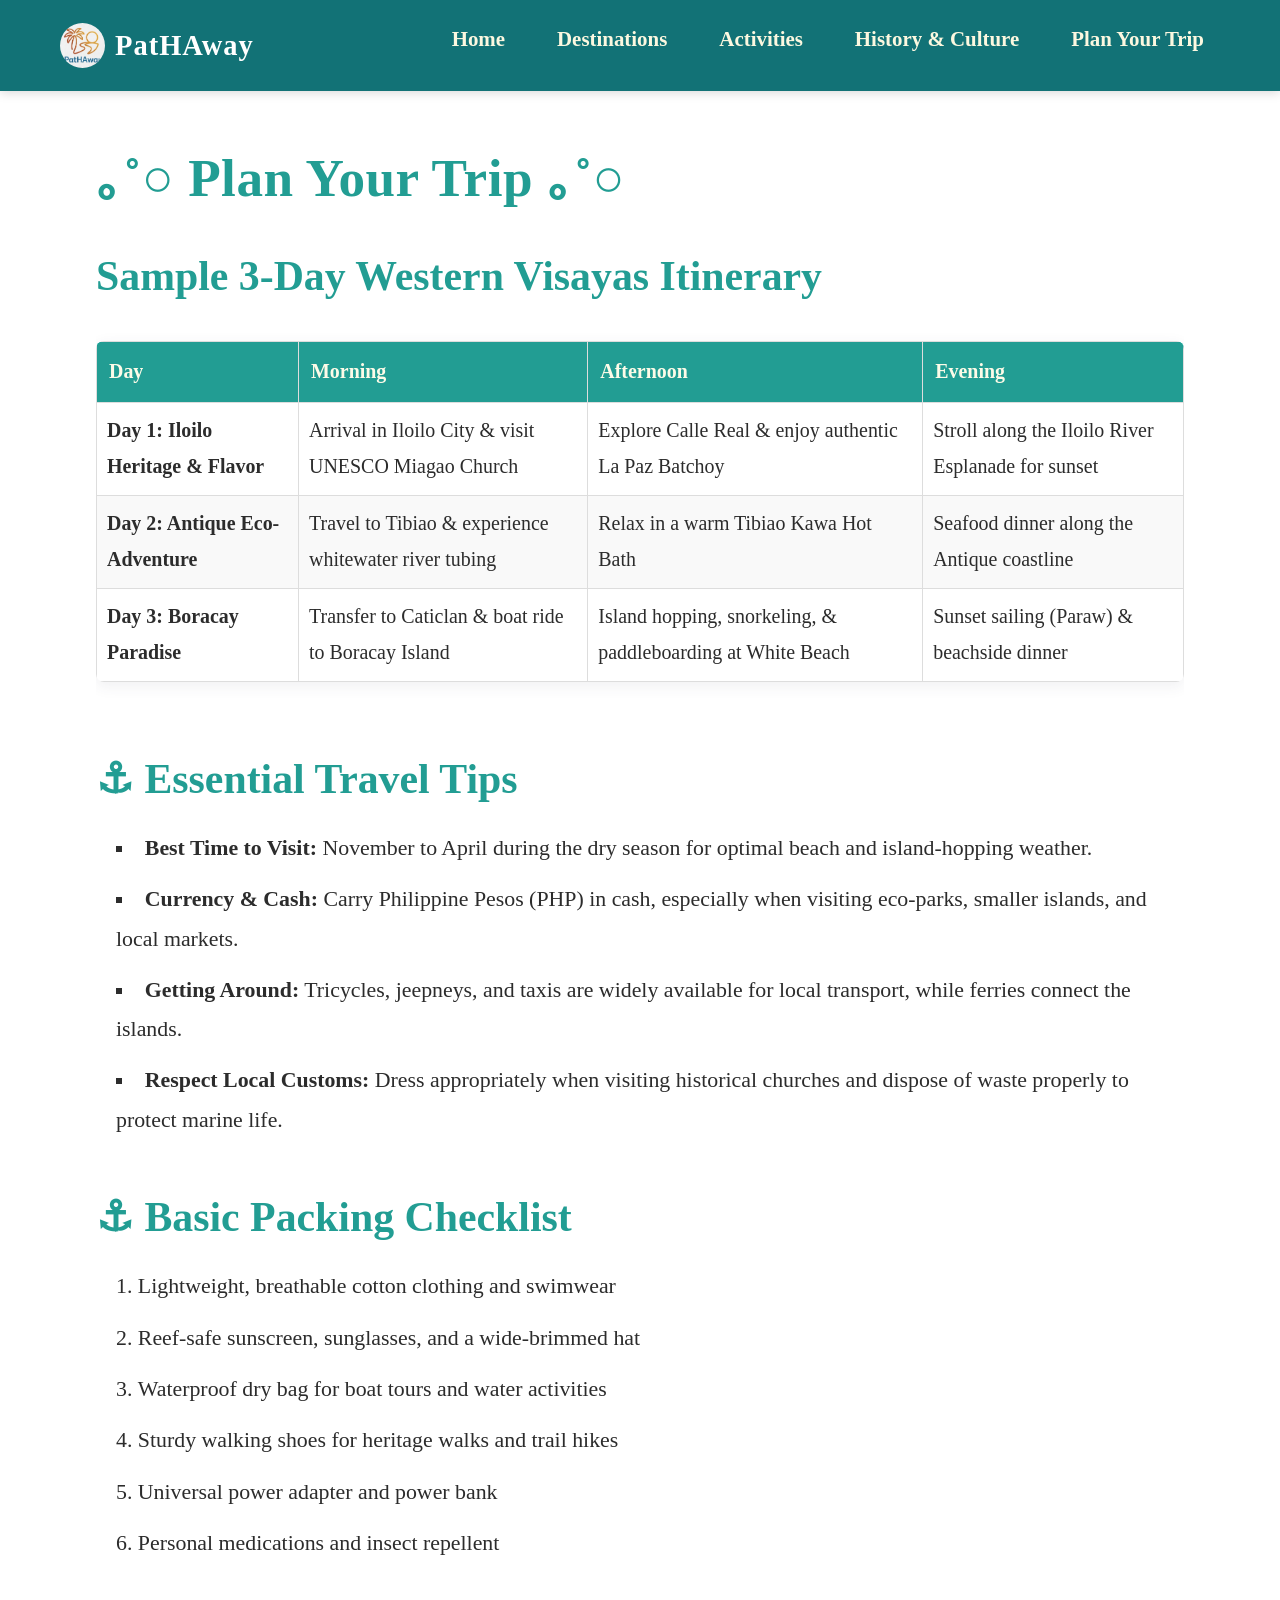
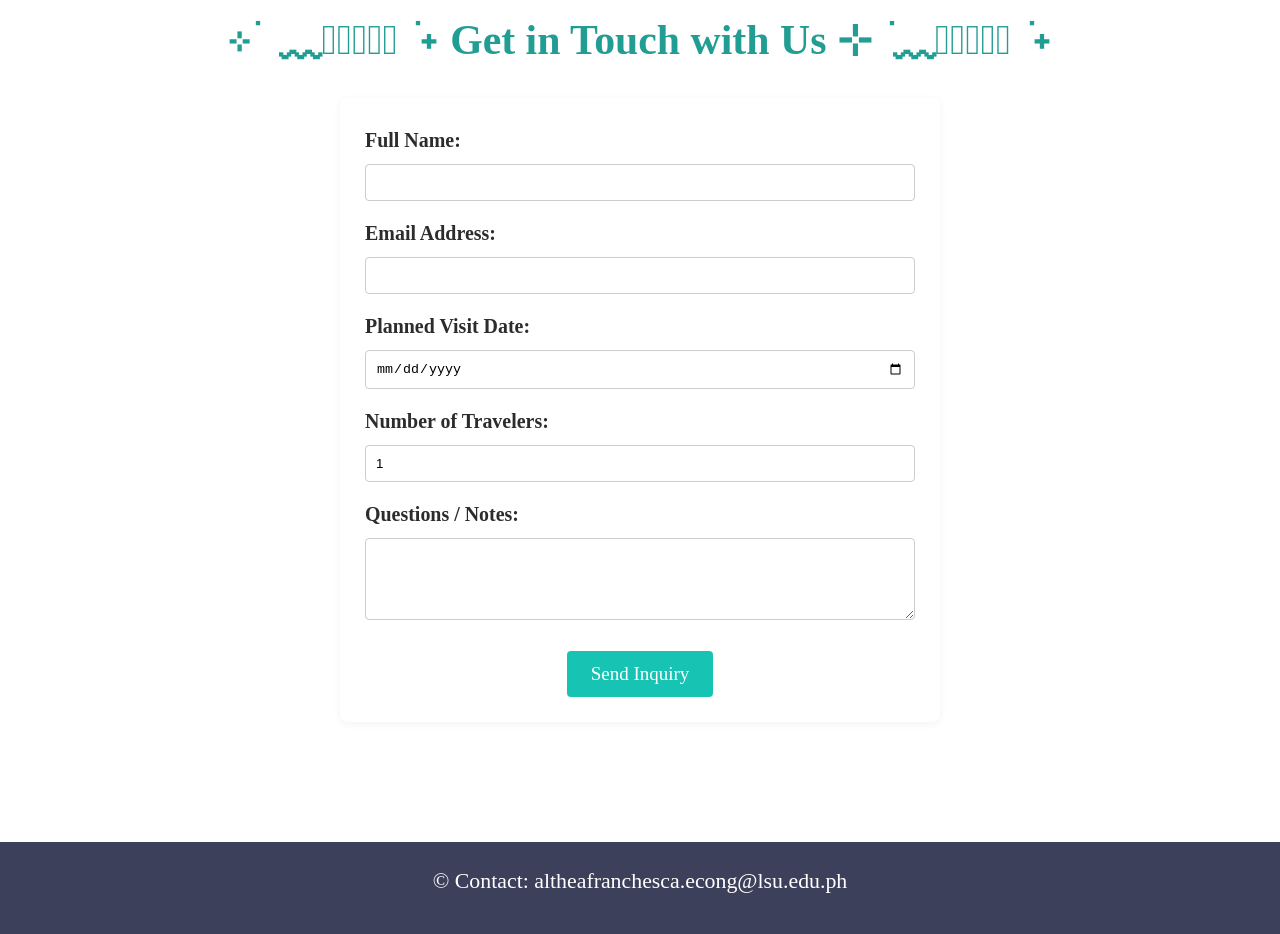
<file: ECONG_AssignedRegion_Website/plan-trip.html>
<!DOCTYPE html>
<html lang="en">
<head>
  <meta charset="UTF-8">
  <meta name="viewport" content="width=device-width, initial-scale=1.0">
  <title>Plan Your Trip | Western Visayas</title>
  <link rel="stylesheet" href="style.css">
</head>
<body>

  <!-- nav -->
  <header>
  <div class="nav-container">
    <div class="logo" style="display: flex; align-items: center; gap: 10px;">
      <img src="images\logo.jpg" alt="Logo" style="height: 45px; width: 45px; object-fit: cover; border-radius: 50%;">
      PatHAway
    </div>

    <nav>
      <ul>
        <li><a href="index.html">Home</a></li>
        <li><a href="destinations.html">Destinations</a></li>
        <li><a href="activities.html">Activities</a></li>
        <li><a href="history.html">History & Culture</a></li>
        <li><a href="plan-trip.html">Plan Your Trip</a></li>
      </ul>
    </nav>
  </div>
</header>

  <!-- content -->
  <main class="container section-padding">
    <h1>｡˚○ Plan Your Trip ｡˚○ </h1>

    <!-- table -->
    <section style="margin-bottom: 40px;">
      <h2>Sample 3-Day Western Visayas Itinerary</h2>
      <div style="overflow-x: auto;">
        <table style="width: 100%; border-collapse: collapse; margin-top: 15px; background-color: #ffffff;">
          <thead>
            <tr style="background-color: var(--water-teal); color: #ffffff;">
              <th style="padding: 12px; border: 1px solid #ddd; text-align: left;">Day</th>
              <th style="padding: 12px; border: 1px solid #ddd; text-align: left;">Morning</th>
              <th style="padding: 12px; border: 1px solid #ddd; text-align: left;">Afternoon</th>
              <th style="padding: 12px; border: 1px solid #ddd; text-align: left;">Evening</th>
            </tr>
          </thead>
          <tbody>
            <tr>
              <td style="padding: 10px; border: 1px solid #ddd; font-weight: bold;">Day 1: Iloilo Heritage & Flavor</td>
              <td style="padding: 10px; border: 1px solid #ddd;">Arrival in Iloilo City & visit UNESCO Miagao Church</td>
              <td style="padding: 10px; border: 1px solid #ddd;">Explore Calle Real & enjoy authentic La Paz Batchoy</td>
              <td style="padding: 10px; border: 1px solid #ddd;">Stroll along the Iloilo River Esplanade for sunset</td>
            </tr>
            <tr style="background-color: #f9f9f9;">
              <td style="padding: 10px; border: 1px solid #ddd; font-weight: bold;">Day 2: Antique Eco-Adventure</td>
              <td style="padding: 10px; border: 1px solid #ddd;">Travel to Tibiao & experience whitewater river tubing</td>
              <td style="padding: 10px; border: 1px solid #ddd;">Relax in a warm Tibiao Kawa Hot Bath</td>
              <td style="padding: 10px; border: 1px solid #ddd;">Seafood dinner along the Antique coastline</td>
            </tr>
            <tr>
              <td style="padding: 10px; border: 1px solid #ddd; font-weight: bold;">Day 3: Boracay Paradise</td>
              <td style="padding: 10px; border: 1px solid #ddd;">Transfer to Caticlan & boat ride to Boracay Island</td>
              <td style="padding: 10px; border: 1px solid #ddd;">Island hopping, snorkeling, & paddleboarding at White Beach</td>
              <td style="padding: 10px; border: 1px solid #ddd;">Sunset sailing (Paraw) & beachside dinner</td>
            </tr>
          </tbody>
        </table>
      </div>
    </section>

    <!-- tips -->
    <section style="margin-bottom: 40px;">
      <h2>⚓︎ Essential Travel Tips</h2>
      <ul style="line-height: 1.8; list-style-type: square; padding-left: 20px;">
        <li><strong>Best Time to Visit:</strong> November to April during the dry season for optimal beach and island-hopping weather.</li>
        <li><strong>Currency & Cash:</strong> Carry Philippine Pesos (PHP) in cash, especially when visiting eco-parks, smaller islands, and local markets.</li>
        <li><strong>Getting Around:</strong> Tricycles, jeepneys, and taxis are widely available for local transport, while ferries connect the islands.</li>
        <li><strong>Respect Local Customs:</strong> Dress appropriately when visiting historical churches and dispose of waste properly to protect marine life.</li>
      </ul>
    </section>

    <!-- checklist -->
    <section style="margin-bottom: 40px;">
      <h2>⚓︎ Basic Packing Checklist</h2>
      <ul style="line-height: 1.8; list-style-type: check; padding-left: 20px;">
        <li>Lightweight, breathable cotton clothing and swimwear</li>
        <li>Reef-safe sunscreen, sunglasses, and a wide-brimmed hat</li>
        <li>Waterproof dry bag for boat tours and water activities</li>
        <li>Sturdy walking shoes for heritage walks and trail hikes</li>
        <li>Universal power adapter and power bank</li>
        <li>Personal medications and insect repellent</li>
      </ul>
    </section>

   <!-- contact form -->
    <section style="margin-bottom: 40px;">
      <h2 style="text-align: center;">⊹ ࣪ ﹏𓊝﹏𓂁﹏⊹ ࣪ ˖ Get in Touch with Us ⊹ ࣪ ﹏𓊝﹏𓂁﹏⊹ ࣪ ˖</h2>
      <form style="background-color: #ffffff; padding: 25px; border-radius: 8px; max-width: 600px; margin: 20px auto 0 auto; box-shadow: 0 2px 8px rgba(0,0,0,0.05);">
        
        <div style="margin-bottom: 15px;">
          <label for="fullname" style="display: block; margin-bottom: 5px; font-weight: bold;">Full Name:</label>
          <input type="text" id="fullname" name="fullname" required style="width: 100%; padding: 10px; border: 1px solid #ccc; border-radius: 4px; box-sizing: border-box;">
        </div>

        <div style="margin-bottom: 15px;">
          <label for="email" style="display: block; margin-bottom: 5px; font-weight: bold;">Email Address:</label>
          <input type="email" id="email" name="email" required style="width: 100%; padding: 10px; border: 1px solid #ccc; border-radius: 4px; box-sizing: border-box;">
        </div>

        <div style="margin-bottom: 15px;">
          <label for="visit-date" style="display: block; margin-bottom: 5px; font-weight: bold;">Planned Visit Date:</label>
          <input type="date" id="visit-date" name="visit-date" style="width: 100%; padding: 10px; border: 1px solid #ccc; border-radius: 4px; box-sizing: border-box;">
        </div>

        <div style="margin-bottom: 15px;">
          <label for="travelers" style="display: block; margin-bottom: 5px; font-weight: bold;">Number of Travelers:</label>
          <input type="number" id="travelers" name="travelers" min="1" value="1" style="width: 100%; padding: 10px; border: 1px solid #ccc; border-radius: 4px; box-sizing: border-box;">
        </div>

        <div style="margin-bottom: 20px;">
          <label for="notes" style="display: block; margin-bottom: 5px; font-weight: bold;">Questions / Notes:</label>
          <textarea id="notes" name="notes" rows="4" style="width: 100%; padding: 10px; border: 1px solid #ccc; border-radius: 4px; box-sizing: border-box;"></textarea>
        </div>

        <div style="text-align: center;">
          <button type="submit" style="background-color: var(--water-teal); color: #ffffff; border: none; padding: 12px 24px; font-size: 1rem; border-radius: 4px; cursor: pointer; font-family: inherit;">
            Send Inquiry
          </button>
        </div>

      </form>
    </section>

  </main>

  <!-- footer -->
  <footer>
    <p>&copy; Contact: altheafranchesca.econg@lsu.edu.ph</p>
  </footer>

</body>
</html>
</file>
<file: ECONG_AssignedRegion_Website/style.css>
:root {
  --sand-beige: #e6ccb2;
  --sand-light: #faede0;
  --water-teal: #17c3b2;
  --water-blue: #229d93;
  --text-dark: #3d405b; 
  --card-bg: #ffffe2;
  --card-shadow: 0 4px 15px rgba(61, 64, 91, 0.08);
}

* {
  margin: 0;
  padding: 0;
  box-sizing: border-box;
}

html {
  font-size: 19px; 
}

body {
  font-family: "Times New Roman", Times, serif;
  color: #2c2c2c;
  line-height: 1.8;
  font-weight: 500;
}

/* page titles*/
h1 {
  font-size: 2.8rem;
  font-weight: bold;
  letter-spacing: 0.5px;
}

/* section headings */
h2 {
  font-size: 2.2rem;
  font-weight: bold;
  margin-bottom: 20px;
}

/* subheadings */
h3 {
  font-size: 1.5rem;
  font-weight: bold;
}

/* paragraphs and list items */
p, li {
  font-size: 1.15rem; 
  margin-bottom: 12px;
}

/* navigation links */
header nav ul li a {
  font-size: 1.1rem;
  font-weight: bold;
}

/* tables and form labels */
table th, table td {
  font-size: 1.05rem;
}

label {
  font-size: 1.05rem;
  font-weight: bold;
}

a {
  text-decoration: none;
  color: inherit;
}

ul {
  list-style-position: inside;
}

.container {
  width: 85%;
  max-width: 1200px;
  margin: 0 auto;
  padding: 20px 0;
}

h1, h2, h3 {
  color: var(--water-blue);
  margin-bottom: 12px;
}

.section-padding {
  padding: 40px 0;
}

/*navigation header */
header {
  background-color: var(--water-blue);
  color: white;
  position: sticky;
  top: 0;
  z-index: 1000;
  box-shadow: 0 2px 10px rgba(0, 0, 0, 0.15);
}

.nav-container {
  display: flex;
  justify-content: space-between;
  align-items: center;
  padding: 15px 7.5%;
}

.logo {
  font-size: 1.5rem;
  font-weight: 700;
  letter-spacing: 1px;
}

nav ul {
  display: flex;
  list-style: none;
  gap: 15px;
}

nav a {
  color: rgb(252, 248, 224);
  font-weight: 600;
  padding: 8px 16px;
  border-radius: 20px;
  transition: all 0.3s ease;
}

nav a:hover, nav a.active {
  background-color: var(--water-teal);
  color: rgb(248, 243, 221);
}

/*video banner */
.hero-video-container {
  position: relative;
  width: 100%;
  height: 400px;
  overflow: hidden;
  display: flex;
  justify-content: center;
  align-items: center;
  text-align: center;
  color: white;
}

/* vid */
.hero-video {
  position: absolute;
  top: 50%;
  left: 50%;
  min-width: 100%;
  min-height: 100%;
  width: auto;
  height: auto;
  transform: translate(-50%, -50%);
  object-fit: cover;
  z-index: 1;
}

.hero-overlay {
  position: absolute;
  top: 0;
  left: 0;
  width: 100%;
  height: 100%;
  background: rgba(34, 124, 157, 0.35); 
  z-index: 2;
}

.hero-text {
  position: relative;
  z-index: 3;
  padding: 20px;
}

.hero-text h1 {
  color: white;
  font-size: 3rem;
  text-shadow: 0 2px 8px rgba(0, 0, 0, 0.5);
}

.hero-text p {
  font-size: 1.25rem;
  text-shadow: 0 1px 4px rgba(0, 0, 0, 0.5);
}

/*cards & layouts*/
.gallery-grid {
  display: grid;
  grid-template-columns: repeat(5, 1fr); 
  gap: 15px;                           
  margin-top: 20px;
}

.gallery-card {
  background: var(--card-bg);
  border-radius: 12px;
  overflow: hidden;
  box-shadow: var(--card-shadow);
  border: 1px solid var(--sand-beige);
  transition: transform 0.3s ease;
}

.gallery-card:hover {
  transform: translateY(-5px);
}

.gallery-card img {
  width: 100%;
  height: 190px;
  object-fit: cover;
}

.gallery-card p {
  padding: 15px;
  text-align: center;
  font-weight: 600;
  color: var(--water-blue);
}

.spot-card {
  background-color: #ffffff;
  border-radius: 12px;
  overflow: hidden;
  box-shadow: 0 4px 10px rgba(0,0,0,0.08);
  display: flex;
  flex-direction: column;
}

.spot-card img {
  width: 100%;
  height: 180px;
  object-fit: cover;
  display: block;
}

.spot-info {
  padding: 15px;
  text-align: center;
}

.location-tag {
  display: inline-block;
  background-color: var(--sand-beige);
  color: var(--text-dark);
  font-weight: 700;
  padding: 4px 12px;
  border-radius: 12px;
  margin-top: 10px;
  font-size: 0.85rem;
}

table {
  width: 100%;
  border-collapse: collapse;
  margin: 20px 0;
  background: white;
  box-shadow: var(--card-shadow);
  border-radius: 8px;
  overflow: hidden;
}

th, td {
  padding: 14px;
  text-align: left;
  border-bottom: 1px solid #e0e0e0;
}

th {
  background-color: var(--water-blue);
  color: rgb(253, 251, 232);
}

.form-container {
  max-width: 600px;
  background: white;
  padding: 25px;
  border-radius: 12px;
  box-shadow: var(--card-shadow);
  border-top: 4px solid var(--water-teal);
}

.form-group {
  margin-bottom: 15px;
}

.form-group label {
  display: block;
  margin-bottom: 6px;
  font-weight: 600;
}

.form-group input, .form-group textarea {
  width: 100%;
  padding: 10px;
  border: 1px solid #ccc;
  border-radius: 6px;
  font-family: inherit;
}

button.btn-submit {
  background-color: var(--water-blue);
  color: white;
  padding: 12px 28px;
  border: none;
  border-radius: 20px;
  cursor: pointer;
  font-size: 1rem;
  font-weight: bold;
  transition: background 0.3s ease;
}

button.btn-submit:hover {
  background-color: var(--water-teal);
}

/* footer */
footer {
  background-color: var(--text-dark);
  color: white;
  text-align: center;
  padding: 20px;
  margin-top: 40px;
}

/* style destination card images */
.province-card img,
.destination-card img,
.card img {
  width: 100%;
  height: 250px;
  object-fit: cover;
  display: block;
  border-radius: 8px 8px 0 0;
}

.spot-card img,
.province-card img,
.destination-card img {
  width: 100%;
  height: 400px; 
  object-fit: cover;
  object-position: center;
  display: block;
}

.culture-flex-container {
  display: flex;
  align-items: center;
  gap: 40px;
  margin-top: 20px;
  margin-bottom: 40px;
}

.culture-text {
  flex: 1;
}

.culture-video-box,
.section-video-box {
  flex: 0 0 500px !important;
  width: 500px !important;
  max-width: 100%;
  border-radius: 12px;
  overflow: hidden;
  box-shadow: 0 4px 14px rgba(0, 0, 0, 0.15);
  background-color: #000;
}

.culture-video-box video,
.section-video-box video {
  width: 100% !important;
  height: auto !important;
  display: block;
  border-radius: 12px;
}


@media (max-width: 768px) {
  .culture-flex-container {
    flex-direction: column;
  }
  .culture-video-box {
    width: 100%;
  }
}


.section-with-video {
  display: flex !important;
  flex-direction: row !important;
  align-items: center;
  justify-content: space-between;
  gap: 40px;
}

.section-content {
  flex: 1;
}

.section-video-box {
  flex: 0 0 500px !important;
  width: 500px !important;
  max-width: 100%;
  border-radius: 12px;
  overflow: hidden;
  box-shadow: 0 4px 14px rgba(0, 0, 0, 0.15);
  background-color: #000;
}

.section-video-box video {
  width: 100% !important;
  height: auto !important;
  display: block;
  border-radius: 12px;
}

header {
  background-color: #127276;
  padding: 10px 0;
}

header {
  background-color: #127276;
  width: 100%;
}

.nav-container {
  display: flex !important;
  flex-direction: row !important;
  align-items: center !important;
  justify-content: space-between !important;
  width: 100%;
  max-width: 1200px;
  margin: 0 auto;
  padding: 10px 20px;
  box-sizing: border-box;
}

header nav {
  margin-left: auto !important;
}

header nav ul {
  display: flex !important;
  flex-direction: row !important;
  list-style: none;
  gap: 20px;
  margin: 0;
  padding: 0;
}

.logo-link {
  display: flex;
  align-items: center;
  gap: 10px;
  text-decoration: none;
}

.nav-logo {
  height: 50px !important;
  width: auto !important;
  max-height: 50px;
  object-fit: contain;
}

.logo-text {
  font-size: 1.6rem;
  font-weight: 700;
  color: #ffffff;
}
</file>
